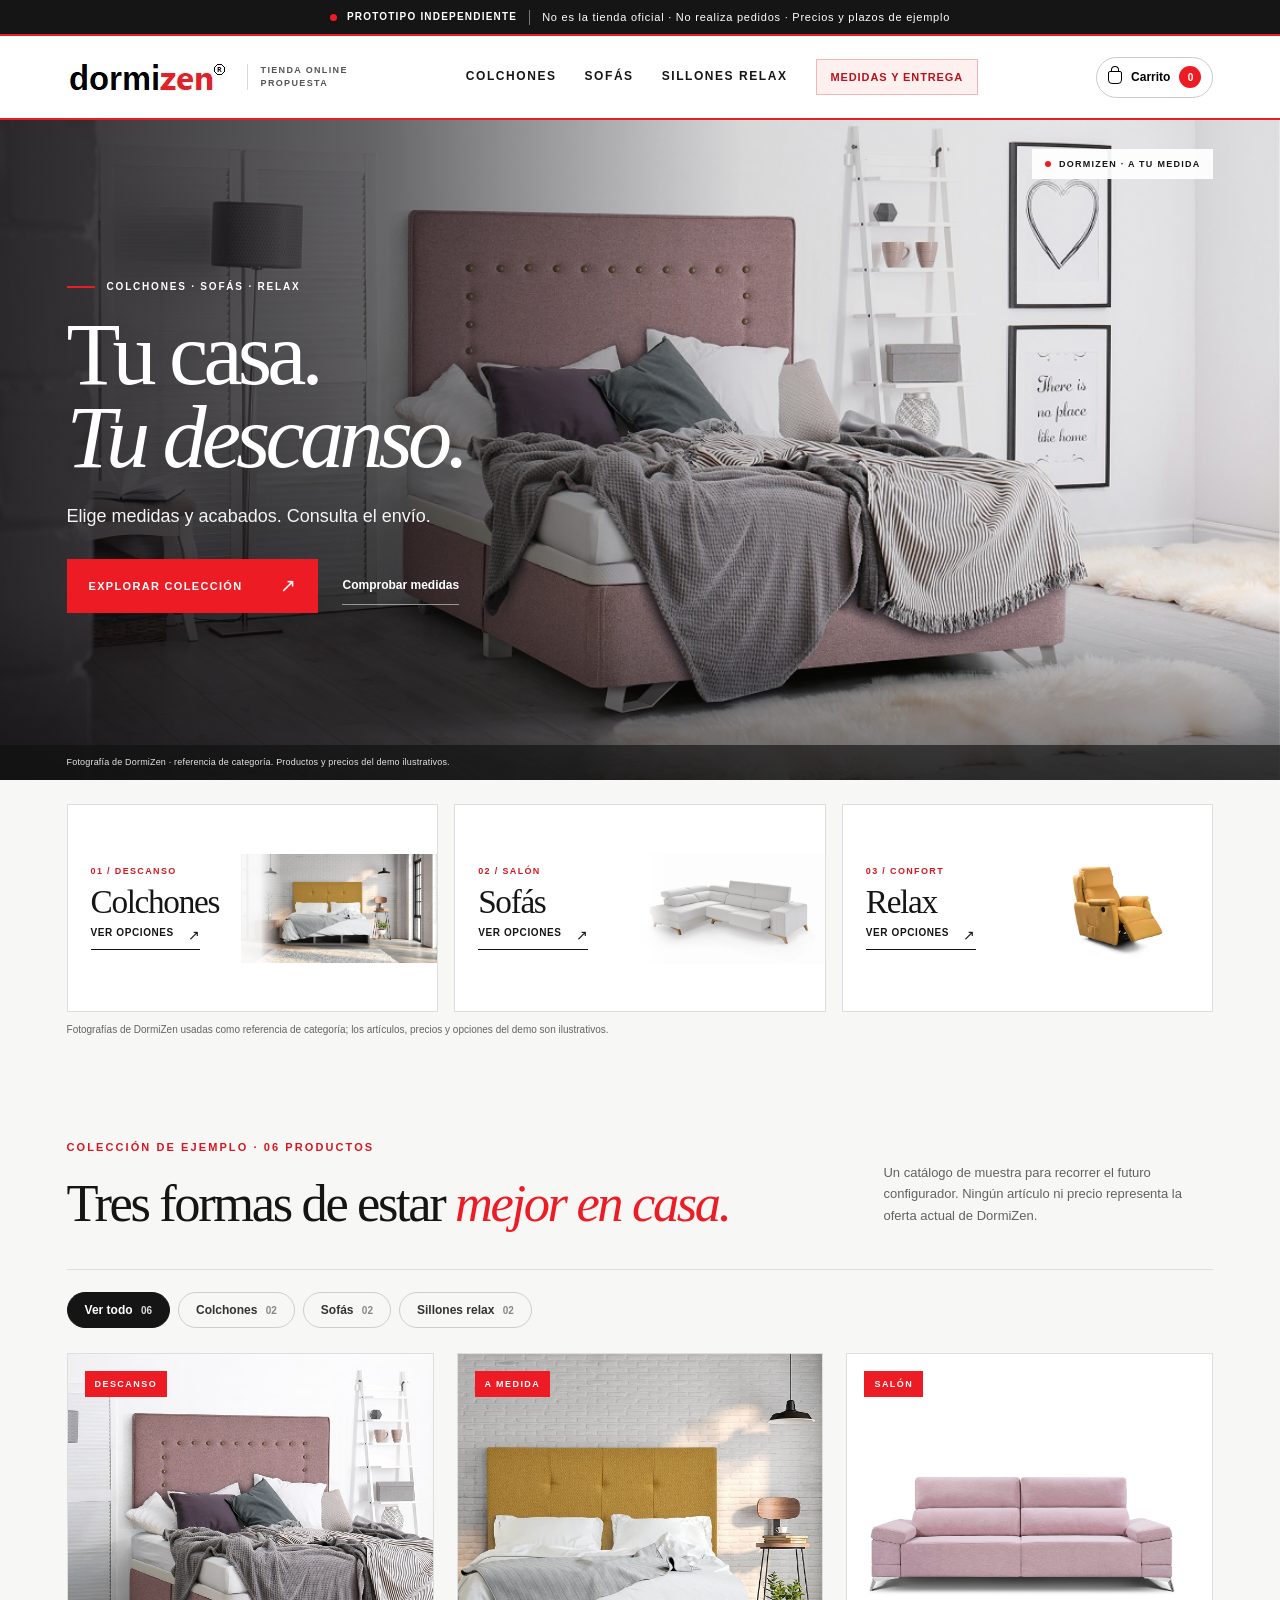
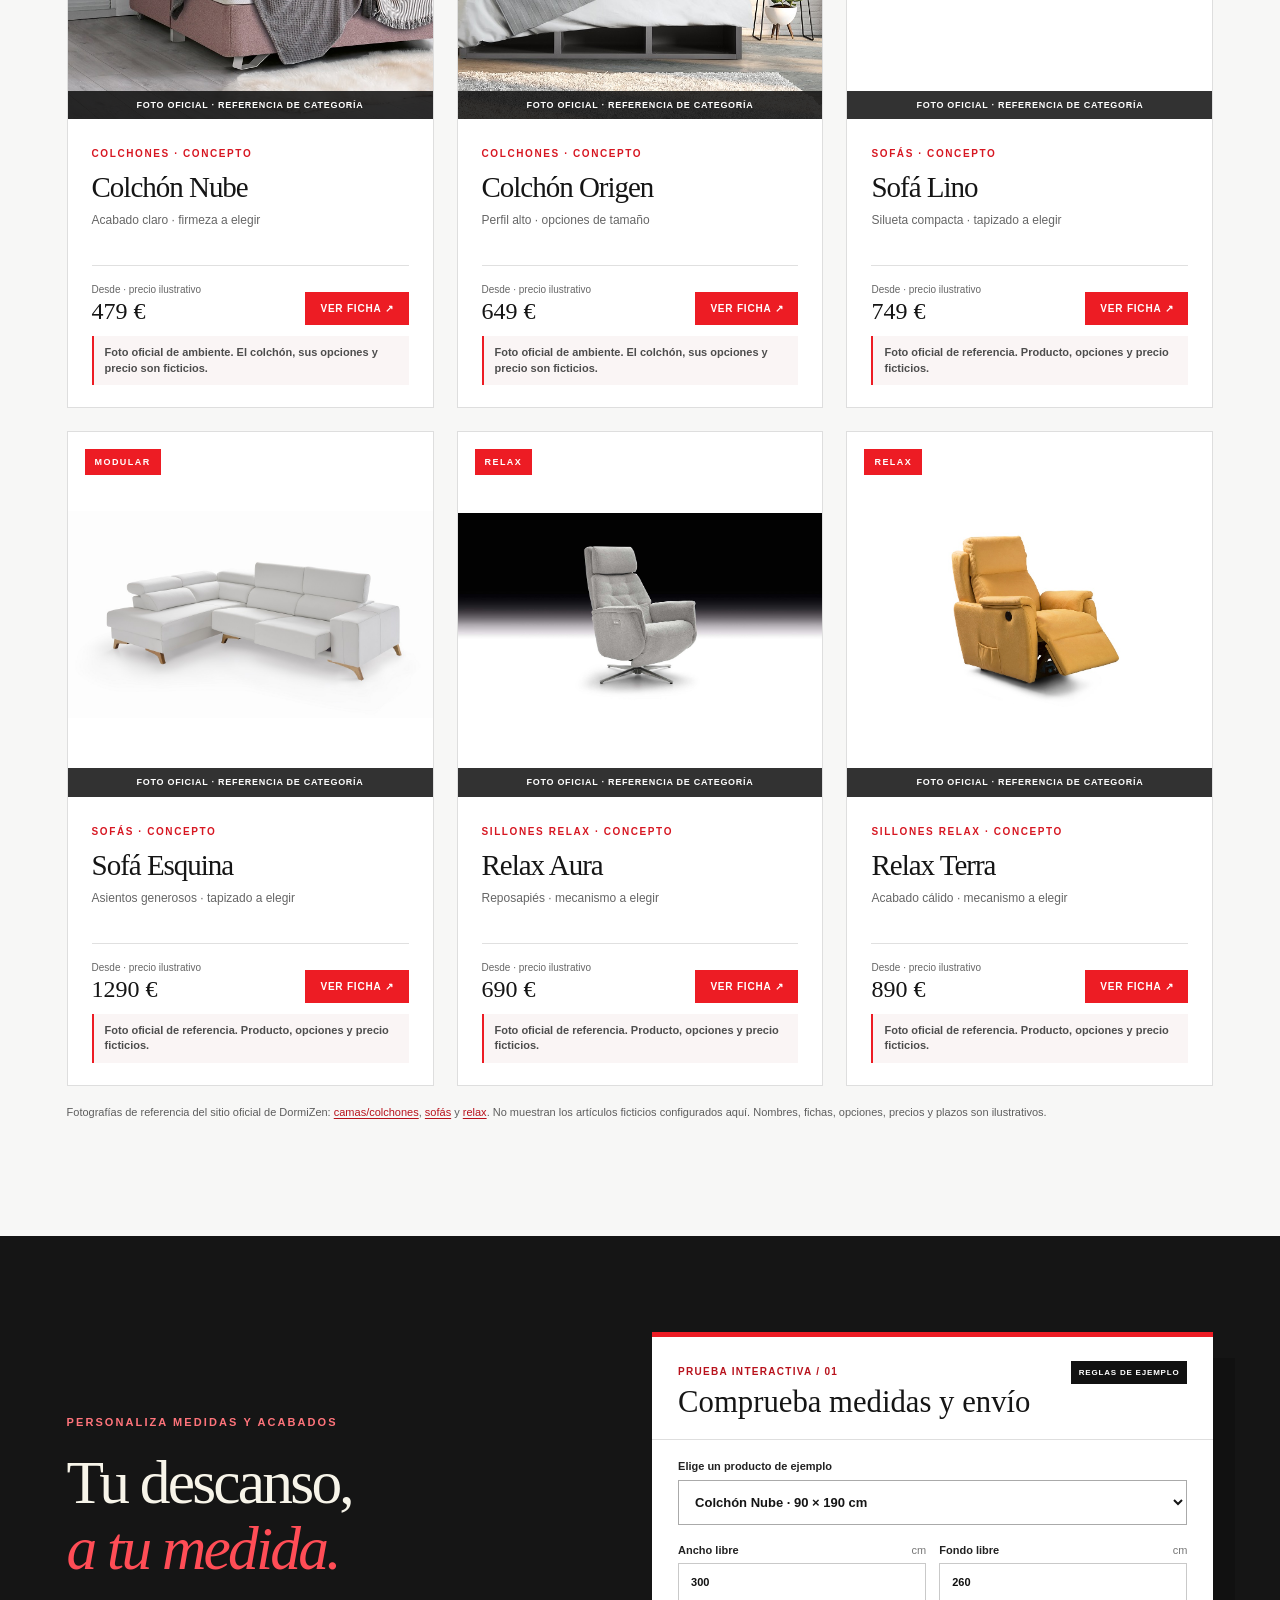
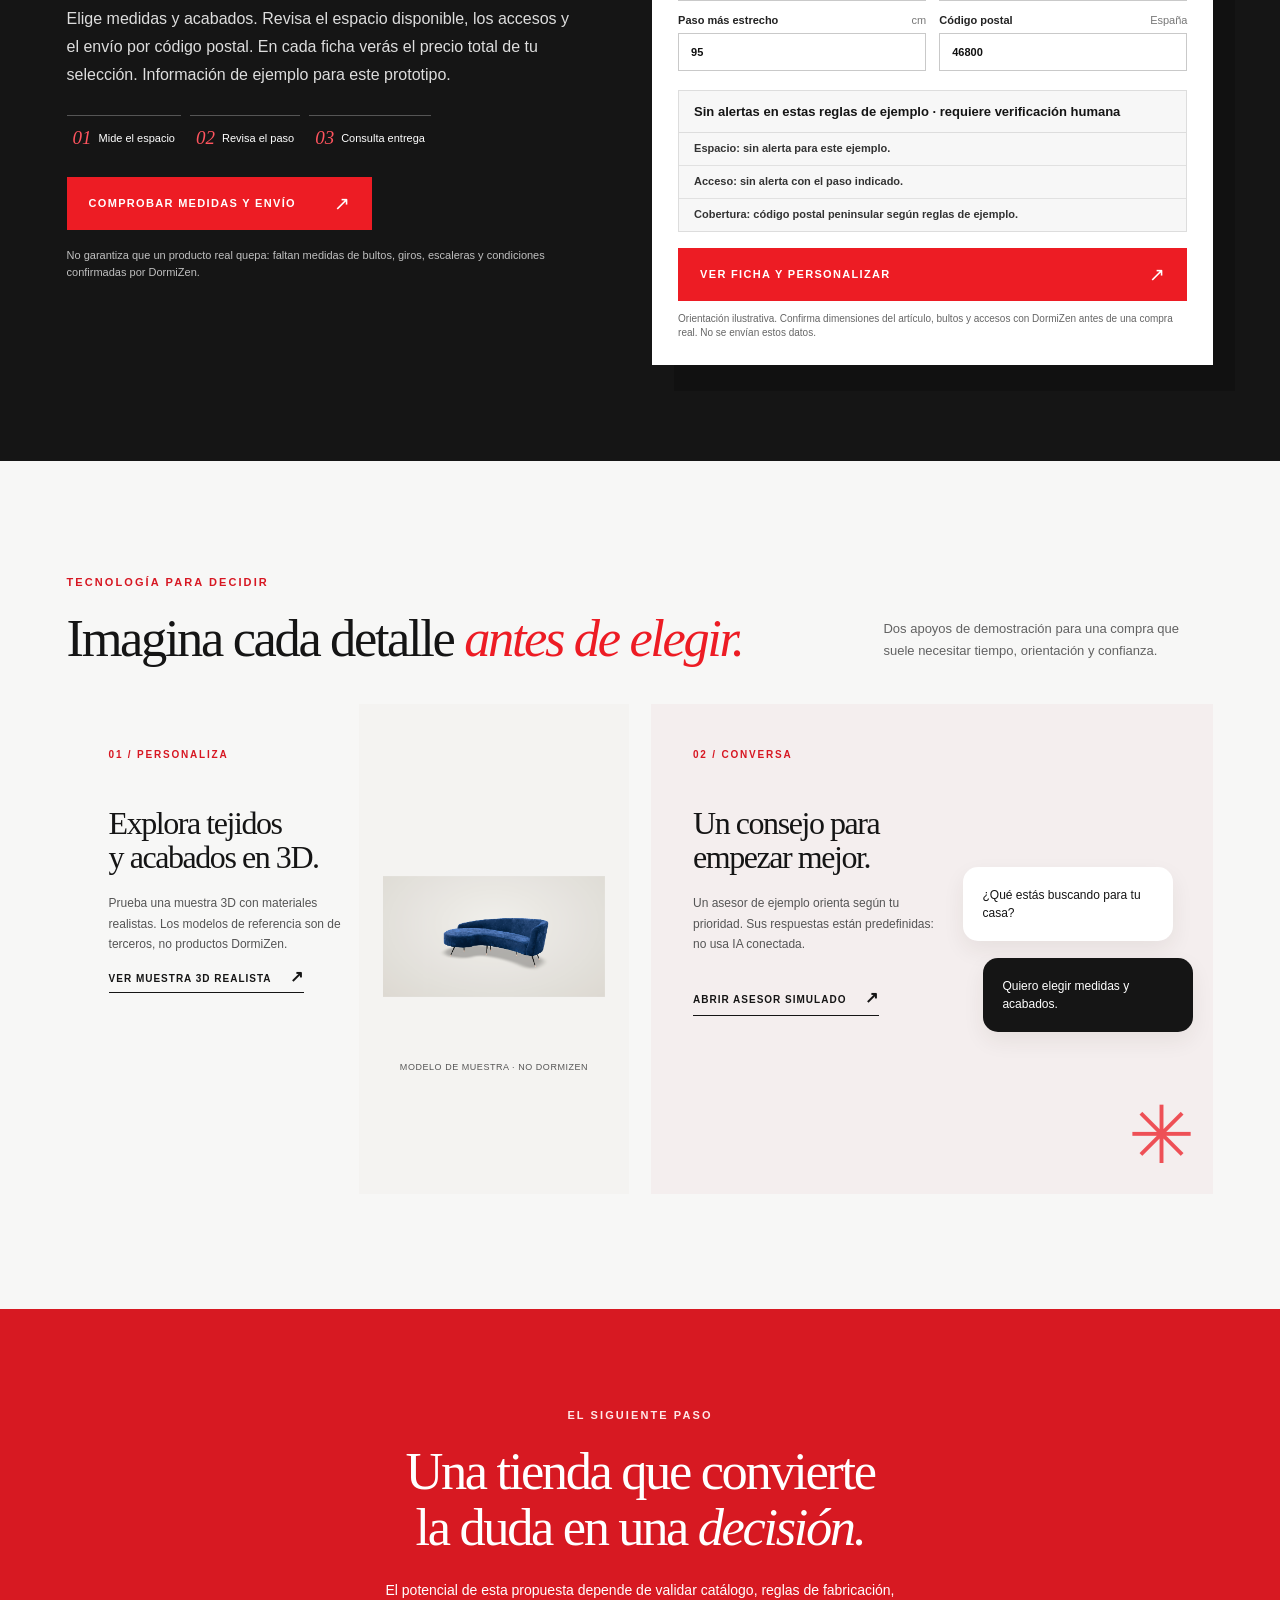
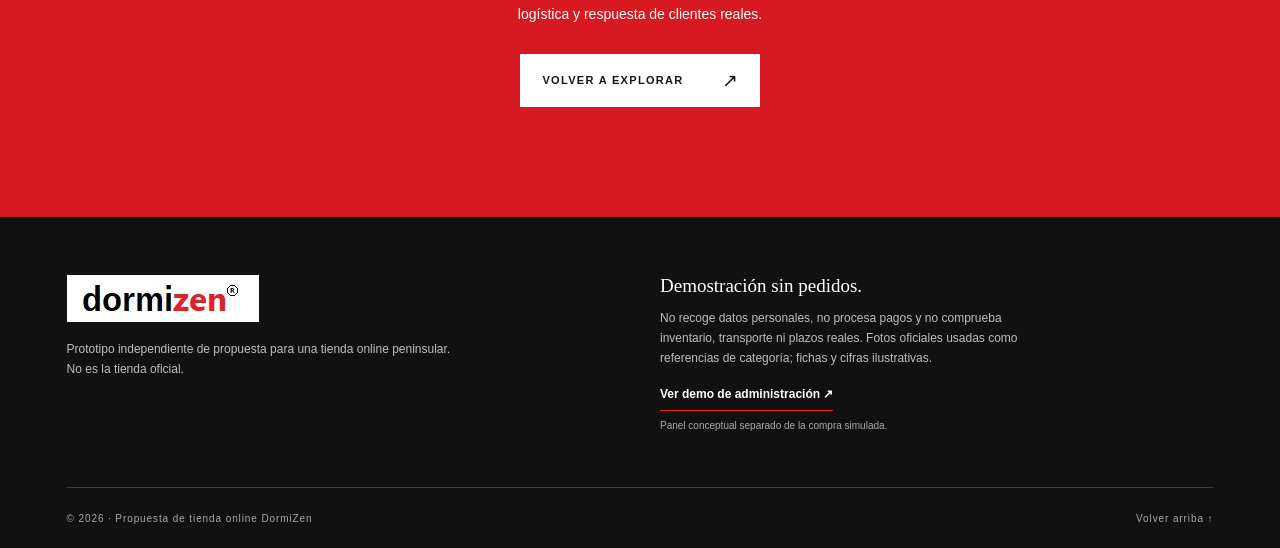
<file: index.html>
<!doctype html>
<html lang="es">
<head>
<meta charset="utf-8"><meta name="viewport" content="width=device-width,initial-scale=1">
<meta name="robots" content="noindex,nofollow,noarchive"><meta name="theme-color" content="#111111">
<meta name="description" content="Prototipo conceptual e independiente de tienda online DormiZen · Tienda online. No realiza pedidos.">
<title>DormiZen · Tienda online · Prototipo conceptual</title><link rel="stylesheet" href="style.css?v=realista-20261014"><link rel="stylesheet" href="brand.css?v=realista-20261014"><link rel="stylesheet" href="hero.css?v=realista-20261014"><link rel="stylesheet" href="product.css?v=realista-20261014"><link rel="stylesheet" href="variants.css?v=realista-20261014"><link rel="stylesheet" href="product-3d.css?v=realista-20261014">
</head>
<body>
<div class="prototype-bar" role="note"><span class="prototype-dot"></span><strong>PROTOTIPO INDEPENDIENTE</strong><span class="prototype-divider"></span>No es la tienda oficial · No realiza pedidos · Precios y plazos de ejemplo</div>
<header class="site-header">
<a class="brand" href="#inicio" aria-label="DormiZen · Tienda online, volver al inicio"><img class="brand-logo" src="assets/logoDormizen.png" alt="DormiZen"><span class="brand-concept">TIENDA ONLINE<br>PROPUESTA</span></a>
<nav class="desktop-nav" aria-label="Categorías de producto, medidas y entrega"><a href="#catalogo" data-filter="colchones">Colchones</a><a href="#catalogo" data-filter="sofas">Sofás</a><a href="#catalogo" data-filter="relax">Sillones relax</a><a href="#como-funciona" class="nav-fit">Medidas y entrega</a></nav>
<button class="cart-trigger" id="cart-trigger" type="button" aria-label="Abrir carrito simulado"><span class="bag-icon" aria-hidden="true"></span><span>Carrito</span><span id="cart-count" class="cart-count">0</span></button>
</header>
<nav class="mobile-quick-nav" aria-label="Categorías y comprobación de medidas y entrega"><a href="#catalogo" data-filter="colchones">Colchones</a><a href="#catalogo" data-filter="sofas">Sofás</a><a href="#catalogo" data-filter="relax" aria-label="Sillones relax">Relax</a><a href="#como-funciona" class="quick-nav-fit" aria-label="Comprobar medidas y entrega"><span>Medidas</span><span>y entrega</span></a></nav>
<main id="inicio">
<section class="hero hero-immersive" aria-labelledby="hero-title">
  <div class="hero-scene"><img src="assets/cama001.jpg" alt="Dormitorio con cama tapizada fotografiado en la web de DormiZen, usado como referencia de categoría" width="1158" height="647" fetchpriority="high"></div>
  <div class="hero-scrim" aria-hidden="true"></div>
  <div class="hero-scene-label"><span></span> DORMIZEN · A TU MEDIDA</div>
  <div class="hero-content">
    <p class="hero-kicker">COLCHONES · SOFÁS · RELAX</p>
    <h1 id="hero-title">Tu casa.<br><em>Tu descanso.</em></h1>
    <p class="hero-description">Elige medidas y acabados. Consulta el envío.</p>
    <div class="hero-actions"><a class="button button-dark" href="#catalogo" data-filter="all">Explorar colección <span aria-hidden="true">↗</span></a><a class="hero-secondary" href="#como-funciona">Comprobar medidas</a></div>
  </div>
  <p class="hero-image-credit">Fotografía de DormiZen · referencia de categoría. Productos y precios del demo ilustrativos.</p>
</section>
<section class="category-rail" aria-label="Explorar categorías de ejemplo"><a class="category-tile" href="#catalogo" data-filter="colchones"><span class="category-tile-image tile-colchones" aria-hidden="true"></span><span class="category-tile-text"><small>01 / DESCANSO</small><strong>Colchones</strong><span>Ver opciones <b aria-hidden="true">↗</b></span></span></a><a class="category-tile" href="#catalogo" data-filter="sofas"><span class="category-tile-image tile-sofas" aria-hidden="true"></span><span class="category-tile-text"><small>02 / SALÓN</small><strong>Sofás</strong><span>Ver opciones <b aria-hidden="true">↗</b></span></span></a><a class="category-tile" href="#catalogo" data-filter="relax"><span class="category-tile-image tile-relax" aria-hidden="true"></span><span class="category-tile-text"><small>03 / CONFORT</small><strong>Relax</strong><span>Ver opciones <b aria-hidden="true">↗</b></span></span></a><p>Fotografías de DormiZen usadas como referencia de categoría; los artículos, precios y opciones del demo son ilustrativos.</p></section>
<section class="section catalog-section" id="catalogo"><div class="section-heading"><div><p class="eyebrow">COLECCIÓN DE EJEMPLO · 06 PRODUCTOS</p><h2>Tres formas de estar <em>mejor en casa.</em></h2></div><p>Un catálogo de muestra para recorrer el futuro configurador. Ningún artículo ni precio representa la oferta actual de DormiZen.</p></div><div class="filter-bar" role="group" aria-label="Filtrar productos"><button type="button" data-filter="all" class="filter active" aria-pressed="true">Ver todo <span>06</span></button><button type="button" data-filter="colchones" class="filter" aria-pressed="false">Colchones <span>02</span></button><button type="button" data-filter="sofas" class="filter" aria-pressed="false">Sofás <span>02</span></button><button type="button" data-filter="relax" class="filter" aria-pressed="false">Sillones relax <span>02</span></button></div><div id="catalog-grid" class="catalog-grid" aria-live="polite"></div><p class="catalog-footnote">Fotografías de referencia del sitio oficial de DormiZen: <a href="https://dormizen.com/colchones.html" target="_blank" rel="noopener noreferrer">camas/colchones</a>, <a href="https://dormizen.com/sofas.html" target="_blank" rel="noopener noreferrer">sofás</a> y <a href="https://dormizen.com/relax.html" target="_blank" rel="noopener noreferrer">relax</a>. No muestran los artículos ficticios configurados aquí. Nombres, fichas, opciones, precios y plazos son ilustrativos.</p></section>
<section class="section encaja-section" id="como-funciona"><div class="encaja-intro"><p class="eyebrow light">PERSONALIZA MEDIDAS Y ACABADOS</p><h2>Tu descanso,<br><em>a tu medida.</em></h2><p>Elige medidas y acabados. Revisa el espacio disponible, los accesos y el envío por código postal. En cada ficha verás el precio total de tu selección. Información de ejemplo para este prototipo.</p><div class="encaja-proof"><span><b>01</b> Mide el espacio</span><span><b>02</b> Revisa el paso</span><span><b>03</b> Consulta entrega</span></div><a class="button button-light" href="#quick-fit">Comprobar medidas y envío <span aria-hidden="true">↗</span></a><p class="encaja-caveat">No garantiza que un producto real quepa: faltan medidas de bultos, giros, escaleras y condiciones confirmadas por DormiZen.</p></div><div class="quick-fit-card" id="quick-fit"><div class="quick-fit-head"><div><span>PRUEBA INTERACTIVA / 01</span><h3>Comprueba medidas y envío</h3></div><strong>REGLAS DE EJEMPLO</strong></div><div class="quick-fit-body"><label class="quick-fit-choice" for="quick-fit-product">Elige un producto de ejemplo<select id="quick-fit-product"><option value="nube">Colchón Nube · 90 × 190 cm</option><option value="lino">Sofá Lino · 180 × 95 cm</option><option value="aura">Relax Aura · 82 × 165 cm abierto</option></select></label><div class="quick-fit-grid"><label for="quick-fit-width">Ancho libre <span>cm</span><input id="quick-fit-width" type="number" inputmode="numeric" min="50" max="1000" value="300"></label><label for="quick-fit-depth">Fondo libre <span>cm</span><input id="quick-fit-depth" type="number" inputmode="numeric" min="50" max="1000" value="260"></label><label for="quick-fit-door">Paso más estrecho <span>cm</span><input id="quick-fit-door" type="number" inputmode="numeric" min="40" max="300" value="95"></label><label for="quick-fit-postcode">Código postal <span>España</span><input id="quick-fit-postcode" type="text" inputmode="numeric" autocomplete="off" maxlength="5" value="46800" placeholder="Ej. 46800"></label></div><div id="quick-fit-result" class="quick-fit-result" role="status" aria-live="polite"></div><button type="button" id="quick-fit-continue" class="button button-dark button-full" data-open-product="nube" data-copy-fit>Ver ficha y personalizar <span aria-hidden="true">↗</span></button><p class="quick-fit-note">Orientación ilustrativa. Confirma dimensiones del artículo, bultos y accesos con DormiZen antes de una compra real. No se envían estos datos.</p></div></div></section>
<section class="section experience-section" id="experiencias"><div class="section-heading"><div><p class="eyebrow">TECNOLOGÍA PARA DECIDIR</p><h2>Imagina cada detalle <em>antes de elegir.</em></h2></div><p>Dos apoyos de demostración para una compra que suele necesitar tiempo, orientación y confianza.</p></div><div class="experience-grid"><article class="experience-card color-experience"><div class="experience-copy"><span class="experience-number">01 / PERSONALIZA</span><h3>Explora tejidos<br>y acabados en 3D.</h3><p>Prueba una muestra 3D con materiales realistas. Los modelos de referencia son de terceros, no productos DormiZen.</p><a class="text-link" href="3d-realista.html?v=realista-20261014">Ver muestra 3D realista <span aria-hidden="true">↗</span></a></div><div class="color-experience-visual"><img src="assets/3d-reference-sofa.png" alt="Render del modelo 3D de muestra GlamVelvetSofa, no DormiZen" loading="lazy"><small>MODELO DE MUESTRA · NO DORMIZEN</small></div></article><article class="experience-card advisor-card"><div class="experience-copy"><span class="experience-number">02 / CONVERSA</span><h3>Un consejo para<br>empezar mejor.</h3><p>Un asesor de ejemplo orienta según tu prioridad. Sus respuestas están predefinidas: no usa IA conectada.</p><button type="button" class="text-link" id="open-advisor">Abrir asesor simulado <span aria-hidden="true">↗</span></button></div><div class="chat-illustration"><div class="chat-bubble chat-question">¿Qué estás buscando para tu casa?</div><div class="chat-bubble chat-answer">Quiero elegir medidas y acabados.</div><div class="chat-symbol">✳</div></div></article></div></section>
<section class="closing-section"><p class="eyebrow light">EL SIGUIENTE PASO</p><h2>Una tienda que convierte<br>la duda en una <em>decisión.</em></h2><p>El potencial de esta propuesta depende de validar catálogo, reglas de fabricación, logística y respuesta de clientes reales.</p><a class="button button-light" href="#catalogo">Volver a explorar <span aria-hidden="true">↗</span></a></section>
</main>
<main id="product-detail" class="product-detail" hidden>
<nav class="pdp-breadcrumb" aria-label="Ruta del producto"><a href="#inicio">Inicio</a><span aria-hidden="true">/</span><a id="pdp-category-link" href="#catalogo" data-filter="sofas">Sofás</a><span aria-hidden="true">/</span><span id="pdp-breadcrumb-name">Producto</span></nav>
<p id="pdp-mobile-name" class="pdp-mobile-title"></p>
<div class="pdp-shell"><div class="pdp-gallery"><div class="pdp-media-main"><span id="pdp-visual-badge" class="pdp-visual-badge" hidden>SIMULACIÓN DE COLOR</span><img id="pdp-main-image" src="assets/sofa014.jpg" alt="Referencia visual de categoría"><div id="pdp-measure-diagram" class="pdp-measure-diagram" hidden></div><div id="pdp-3d-frame" class="pdp-3d-frame" hidden><model-viewer id="pdp-model" camera-controls disable-pan touch-action="pan-y" shadow-intensity="1" shadow-softness="0.8" environment-image="neutral" exposure="1" camera-orbit="20deg 75deg 105%" min-field-of-view="18deg" interaction-prompt="none" loading="eager" alt="Reconstrucción orientativa 3D del producto"></model-viewer><span class="pdp-3d-label">RECONSTRUCCIÓN 3D ORIENTATIVA</span><div id="pdp-3d-status" class="pdp-3d-status" role="status" aria-live="polite">Preparando el producto 3D…</div><div class="pdp-3d-tools"><button id="pdp-3d-reset" type="button" aria-label="Restablecer vista 3D">↺ Vista inicial</button><button id="pdp-3d-zoom-in" type="button" aria-label="Acercar producto 3D">+</button><button id="pdp-3d-zoom-out" type="button" aria-label="Alejar producto 3D">−</button><button id="pdp-3d-fullscreen" type="button" aria-label="Ampliar visor 3D">⛶</button></div><p class="pdp-3d-instruction">Arrastra para girar · Rueda o pellizca para acercar</p></div><button id="pdp-launch-3d" class="pdp-launch-3d" type="button" hidden>Ver en 3D <span aria-hidden="true">↗</span></button><button type="button" id="pdp-zoom" aria-label="Ampliar fotografía de referencia">↗ Ampliar</button></div><div id="pdp-thumbnails" class="pdp-thumbnails" role="group" aria-label="Galería del mismo producto y medidas"></div><p id="pdp-media-caption" class="pdp-media-note"></p></div>
<div class="pdp-purchase"><p id="pdp-kicker" class="pdp-kicker">PRODUCTO FICTICIO · PROTOTIPO</p><h1 id="pdp-title" tabindex="-1">Producto</h1><p id="pdp-description" class="pdp-description pdp-short-description"></p><p class="pdp-price"><small>Artículo configurado · precio ilustrativo, IVA incluido</small><span id="pdp-price">—</span></p><div class="pdp-key-features"><div><svg viewBox="0 0 24 24" aria-hidden="true"><path d="M3 7v10M21 7v10M3 12h18M7 9l-4 3 4 3M17 9l4 3-4 3"/></svg><strong id="pdp-fact-size">—</strong><span>Medidas de ejemplo</span></div><div><svg viewBox="0 0 24 24" aria-hidden="true"><path d="M12 3a9 9 0 1 0 0 18h1a2 2 0 0 0 2-2c0-1-1-2-1-3s1-2 3-2h1a3 3 0 0 0 3-3 9 9 0 0 0-9-8Z"/><circle cx="7" cy="10" r="1"/><circle cx="10" cy="7" r="1"/><circle cx="15" cy="7" r="1"/></svg><strong id="pdp-fact-option">—</strong><span>Opción seleccionada</span></div><div><svg viewBox="0 0 24 24" aria-hidden="true"><path d="M2 5h12v12H2ZM14 9h4l4 5v3h-8"/><circle cx="6" cy="18" r="2"/><circle cx="18" cy="18" r="2"/></svg><strong id="pdp-fact-delivery">—</strong><span>Entrega ilustrativa</span></div></div><section id="config-panel" class="pdp-config" aria-labelledby="config-title"><div class="panel-header"><div><span class="panel-kicker">PERSONALIZA TU SELECCIÓN</span><h2 id="config-title">Personaliza</h2></div></div><div class="panel-scroll"><div id="config-product" class="config-product"></div><div id="product-options" class="product-options"></div><details id="pdp-measures"><summary>Comprobar espacio, acceso y envío</summary><div class="config-group measure-group"><p>Introduce tus medidas y código postal. Los valores iniciales son un ejemplo.</p><div class="input-grid"><label>Ancho libre <span>cm</span><input id="room-width" type="number" inputmode="numeric" min="50" max="1000" value="300"></label><label>Fondo libre <span>cm</span><input id="room-depth" type="number" inputmode="numeric" min="50" max="1000" value="260"></label><label>Paso más estrecho <span>cm</span><input id="door-width" type="number" inputmode="numeric" min="40" max="300" value="95"></label><label>Código postal <span>España</span><input id="postcode" type="text" inputmode="numeric" autocomplete="off" maxlength="5" placeholder="Ej. 46800" value="46800"></label></div></div><div id="fit-report" class="fit-report" role="status" aria-live="polite"></div><p class="fabric-note">Comprobación orientativa: confirmar giros, embalajes y accesos reales.</p></details><div class="pricing-box"><div><span>Artículo configurado <small>(ejemplo)</small></span><strong id="item-price">—</strong></div><div><span>Entrega <small>(ejemplo)</small></span><strong id="shipping-price">—</strong></div><div id="complement-row" hidden><span>Complementos <small>(ejemplo)</small></span><strong id="complement-price">0 €</strong></div><div class="total-row"><span>Total ilustrativo <small>IVA incluido</small></span><strong id="total-price">—</strong></div></div><p class="pdp-visual-note">Demo: fotos de referencia; nombres, medidas, opciones y precios ficticios.</p></div><div class="panel-footer"><button id="add-to-cart" class="button button-dark button-full" type="button">Añadir al carrito simulado <span aria-hidden="true">↗</span></button><span id="config-action-hint">Completa las medidas y el código postal para continuar.</span></div></section></div></div>
<section class="pdp-details-section"><h2>Detalles del producto</h2><div class="pdp-details-grid"><details><summary>En un vistazo</summary><ul id="pdp-highlights"></ul></details><details><summary>Ficha técnica de ejemplo</summary><table><tbody id="pdp-specs"></tbody></table></details><details><summary>Entrega y accesos</summary><p id="pdp-delivery"></p></details><details><summary>Cuidados y condiciones de compra</summary><p id="pdp-care"></p><p>Garantías y devoluciones por confirmar. Este prototipo no acepta pedidos.</p></details></div></section>
<section class="pdp-details-section" id="pdp-complements"><h2>Completa tu selección.</h2><p>Accesorios de ejemplo. Selecciónalos para sumarlos al total; compatibilidad pendiente de validar.</p><div id="pdp-cross-grid" class="pdp-cross-grid"></div><div class="pdp-cross-total"><div><p>Complementos seleccionados</p><strong id="pdp-cross-total">0 €</strong><small>Se suman al presupuesto ilustrativo del producto.</small></div><button type="button" data-scroll-config>Revisar configuración y total ↗</button></div></section>
<section class="pdp-details-section"><h2>También te puede gustar.</h2><p>Otros productos del catálogo de ejemplo para comparar antes de decidir.</p><div id="pdp-related-grid" class="pdp-related-grid"></div></section><a class="pdp-back" href="#catalogo">← Volver al catálogo</a>
<div class="pdp-mobile-action"><div><small id="pdp-mobile-label">Total ilustrativo</small><strong id="pdp-mobile-price">—</strong></div><button type="button" id="pdp-mobile-buy">Ver opciones</button></div>
</main>
<footer class="site-footer"><div class="footer-brand"><span class="footer-logo-box"><img class="footer-logo" src="assets/logoDormizen.png" alt="DormiZen"></span><p>Prototipo independiente de propuesta para una tienda online peninsular. No es la tienda oficial.</p></div><div class="footer-note"><strong>Demostración sin pedidos.</strong><p>No recoge datos personales, no procesa pagos y no comprueba inventario, transporte ni plazos reales. Fotos oficiales usadas como referencias de categoría; fichas y cifras ilustrativas.</p><p class="admin-demo-link"><a href="admin/?v=realista-20261014">Ver demo de administración ↗</a><span>Panel conceptual separado de la compra simulada.</span></p></div><div class="footer-bottom"><span>© 2026 · Propuesta de tienda online DormiZen</span><a href="#inicio">Volver arriba ↑</a></div></footer>
<div id="overlay" class="overlay" hidden></div>

<section id="photo-panel" class="modal-panel pdp-zoom-modal" role="dialog" aria-modal="true" aria-labelledby="photo-title" hidden><div class="modal-header"><div><span class="panel-kicker">FOTOGRAFÍA DE REFERENCIA</span><h2 id="photo-title">Vista ampliada</h2></div><button type="button" class="icon-close" data-close aria-label="Cerrar fotografía">×</button></div><img id="pdp-zoom-image" src="assets/sofa014.jpg" alt="Referencia visual de categoría"><p id="pdp-zoom-caption" class="modal-note"></p></section>
<section id="cart-panel" class="side-panel cart-panel" role="dialog" aria-modal="true" aria-labelledby="cart-title" hidden><div class="panel-header"><div><span class="panel-kicker">SOLO DEMOSTRACIÓN</span><h2 id="cart-title">Tu selección</h2></div><button type="button" class="icon-close" data-close aria-label="Cerrar carrito">×</button></div><div id="cart-items" class="cart-items panel-scroll"></div><div class="panel-footer cart-footer"><div class="cart-total"><span>Total simulado</span><strong id="cart-total">0 €</strong></div><p>No se solicita dirección ni se realizará ningún cargo.</p><button id="confirm-cart" type="button" class="button button-dark button-full">Confirmar simulación <span aria-hidden="true">↗</span></button></div></section>
<section id="advisor-panel" class="modal-panel advisor-panel" role="dialog" aria-modal="true" aria-labelledby="advisor-title" hidden><div class="modal-header"><div><span class="panel-kicker">ASESOR SIMULADO · RESPUESTAS PREDEFINIDAS</span><h2 id="advisor-title">¿Por dónde empezamos?</h2></div><button type="button" class="icon-close" data-close aria-label="Cerrar asesor">×</button></div><div class="advisor-body"><div class="advisor-avatar">✳</div><div class="advisor-message">Hola. Esta demostración puede orientarte con tres prioridades. ¿Qué te importa más ahora?</div><div id="advisor-options" class="advisor-options"><button type="button" data-advice="space">Aprovechar el espacio</button><button type="button" data-advice="comfort">Máximo confort</button><button type="button" data-advice="care">Fácil mantenimiento</button></div><div id="advisor-response" class="advisor-response" aria-live="polite"></div></div><p class="modal-note">Guía de ejemplo sin IA conectada ni evaluación personalizada real.</p></section>
<section id="success-panel" class="modal-panel success-panel" role="dialog" aria-modal="true" aria-labelledby="success-title" hidden><button type="button" class="icon-close success-close" data-close aria-label="Cerrar confirmación">×</button><div class="success-mark">✓</div><p class="panel-kicker">RECORRIDO COMPLETADO</p><h2 id="success-title">Así de fácil podría ser.</h2><p>Has terminado una compra <strong>simulada</strong>. No existe pedido, pago ni reserva; esta pantalla muestra únicamente el concepto de experiencia.</p><button type="button" class="button button-dark" id="back-to-shop">Volver a la colección <span aria-hidden="true">↗</span></button></section>
<script src="product-data.js?v=realista-20261014" defer></script>
<script src="app.js?v=realista-20261014" defer></script>
<script src="product-3d.js?v=realista-20261014" defer></script>
<script src="product-page.js?v=realista-20261014" defer></script>
</body></html>
</file>
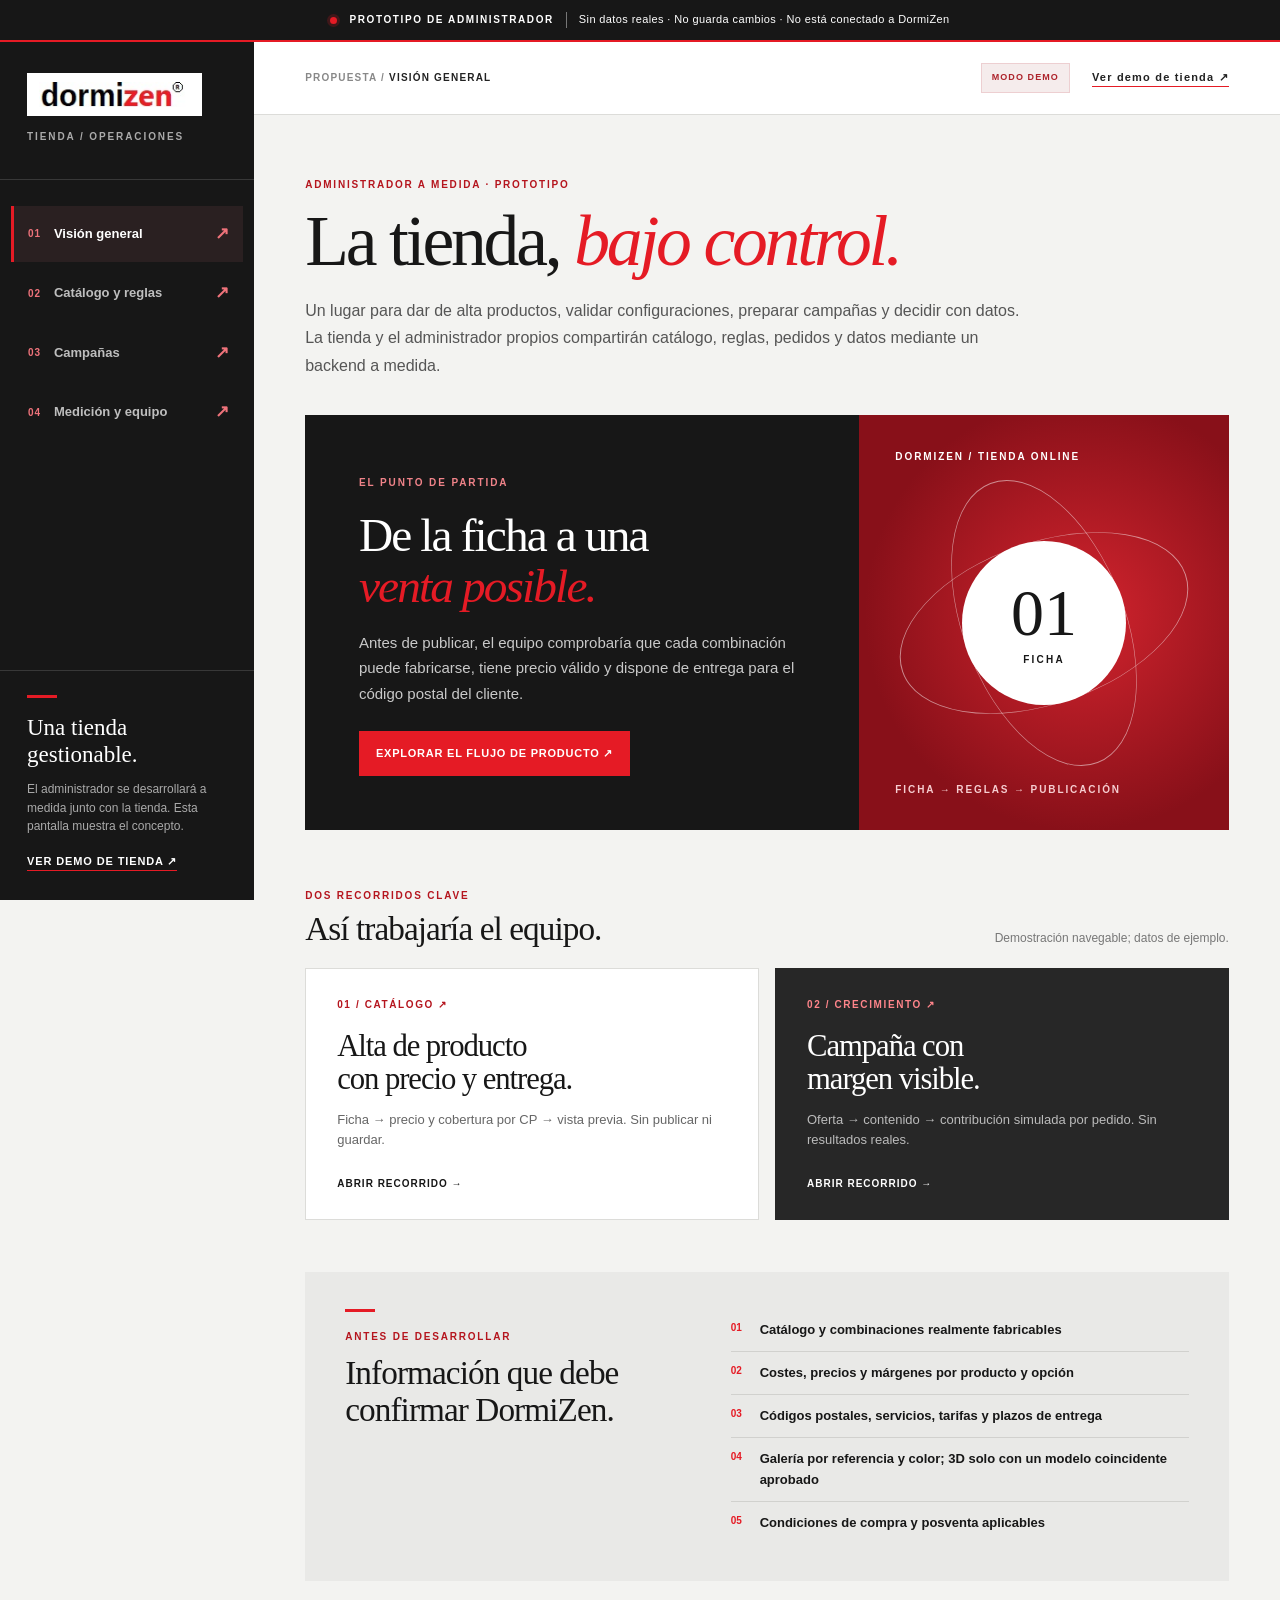
<file: admin/index.html>
<!doctype html>
<html lang="es">
<head>
<meta charset="utf-8"><meta name="viewport" content="width=device-width,initial-scale=1">
<meta name="robots" content="noindex,nofollow,noarchive"><meta name="theme-color" content="#171717">
<meta name="description" content="Prototipo conceptual del administrador DormiZen. Sin datos reales ni guardado.">
<title>DormiZen · Administrador conceptual</title>
<link rel="stylesheet" href="admin.css?v=realista-20261014"><script src="admin.js?v=realista-20261014" defer></script>
</head>
<body>
<div class="demo-banner" role="note"><span class="banner-pulse"></span><strong>PROTOTIPO DE ADMINISTRADOR</strong><span class="banner-divider"></span>Sin datos reales · No guarda cambios · No está conectado a DormiZen</div>
<div class="app-shell">
<aside class="sidebar" aria-label="Navegación del prototipo">
  <div class="sidebar-brand"><a href="../?v=realista-20261014" aria-label="Ver demo de tienda"><img src="../assets/logoDormizen.png" alt="DormiZen"></a><span>TIENDA / OPERACIONES</span></div>
  <nav class="side-nav" aria-label="Secciones">
    <button type="button" data-view="overview" class="is-active" aria-current="page"><span class="nav-num">01</span>Visión general <span class="nav-arrow">↗</span></button>
    <button type="button" data-view="product"><span class="nav-num">02</span>Catálogo y reglas <span class="nav-arrow">↗</span></button>
    <button type="button" data-view="campaign"><span class="nav-num">03</span>Campañas <span class="nav-arrow">↗</span></button>
    <button type="button" data-view="measurement"><span class="nav-num">04</span>Medición y equipo <span class="nav-arrow">↗</span></button>
  </nav>
  <div class="sidebar-footer"><span class="small-red-line"></span><strong>Una tienda gestionable.</strong><p>El administrador se desarrollará a medida junto con la tienda. Esta pantalla muestra el concepto.</p><a href="../?v=realista-20261014">Ver demo de tienda ↗</a></div>
</aside>
<div class="workspace">
<header class="topbar"><span>PROPUESTA / <b id="breadcrumb">VISIÓN GENERAL</b></span><div><span class="draft-pill">MODO DEMO</span><a href="../?v=realista-20261014">Ver demo de tienda ↗</a></div></header>
<main id="main-content">
<section id="view-overview" class="view" aria-labelledby="overview-title">
  <div class="page-intro"><p class="eyebrow">ADMINISTRADOR A MEDIDA · PROTOTIPO</p><h1 id="overview-title">La tienda, <em>bajo control.</em></h1><p>Un lugar para dar de alta productos, validar configuraciones, preparar campañas y decidir con datos. La tienda y el administrador propios compartirán catálogo, reglas, pedidos y datos mediante un backend a medida.</p></div>
  <div class="hero-panel"><div><span class="hero-kicker">EL PUNTO DE PARTIDA</span><h2>De la ficha a una<br><em>venta posible.</em></h2><p>Antes de publicar, el equipo comprobaría que cada combinación puede fabricarse, tiene precio válido y dispone de entrega para el código postal del cliente.</p><button type="button" class="button button-light" data-go="product">Explorar el flujo de producto ↗</button></div><div class="hero-graphic" aria-hidden="true"><span class="graphic-top">DORMIZEN / TIENDA ONLINE</span><span class="graphic-orbit"></span><span class="graphic-orbit orbit-two"></span><span class="graphic-core">01<small>FICHA</small></span><span class="graphic-bottom">FICHA → REGLAS → PUBLICACIÓN</span></div></div>
  <div class="section-title"><div><p class="eyebrow">DOS RECORRIDOS CLAVE</p><h2>Así trabajaría el equipo.</h2></div><span>Demostración navegable; datos de ejemplo.</span></div>
  <div class="journey-grid"><button type="button" class="journey-card" data-go="product"><span>01 / CATÁLOGO ↗</span><strong>Alta de producto<br>con precio y entrega.</strong><p>Ficha → precio y cobertura por CP → vista previa. Sin publicar ni guardar.</p><small>Abrir recorrido →</small></button><button type="button" class="journey-card journey-dark" data-go="campaign"><span>02 / CRECIMIENTO ↗</span><strong>Campaña con<br>margen visible.</strong><p>Oferta → contenido → contribución simulada por pedido. Sin resultados reales.</p><small>Abrir recorrido →</small></button></div>
  <div class="readiness"><div><span class="small-red-line"></span><p class="eyebrow">ANTES DE DESARROLLAR</p><h2>Información que debe confirmar DormiZen.</h2></div><ol><li>Catálogo y combinaciones realmente fabricables</li><li>Costes, precios y márgenes por producto y opción</li><li>Códigos postales, servicios, tarifas y plazos de entrega</li><li>Galería por referencia y color; 3D solo con un modelo coincidente aprobado</li><li>Condiciones de compra y posventa aplicables</li></ol></div>
</section>
<section id="view-product" class="view" aria-labelledby="product-title" hidden>
  <div class="page-intro compact"><p class="eyebrow">FLUJO 01 · CATÁLOGO Y REGLAS</p><h1 id="product-title">Una ficha que <em>se puede operar.</em></h1><p>Alta ficticia. Cambia campos y comprueba medidas y entrega: los cálculos solo existen en esta sesión y desaparecen al recargar.</p></div>
  <div class="flow-header"><div class="flow-status"><span class="status-dot"></span><strong>Borrador de ejemplo</strong><span>Sin publicar</span></div><div class="step-nav" role="tablist" aria-label="Pasos de producto"><button type="button" data-step="identity" role="tab" aria-controls="step-identity" aria-selected="true" class="is-active"><span>01</span> Ficha</button><button type="button" data-step="rules" role="tab" aria-controls="step-rules" aria-selected="false"><span>02</span> Reglas</button><button type="button" data-step="preview" role="tab" aria-controls="step-preview" aria-selected="false"><span>03</span> Vista previa</button></div></div>
  <div id="step-identity" class="product-step" role="tabpanel" aria-label="Ficha de producto"><div class="editor-grid"><div class="paper-card"><div class="card-heading"><span class="card-index">01 / DATOS DE EJEMPLO</span><h2>Identidad y precio.</h2><p>El catálogo real necesita referencias, especificaciones e imágenes verificadas.</p></div><div class="form-grid"><label class="field full">Nombre del producto <small>ficticio</small><input id="product-name" type="text" maxlength="60" value="Sofá Atlas"></label><label class="field">Categoría <small>ejemplo</small><select id="product-category"><option>Sofás</option><option>Colchones</option><option>Sillones relax</option></select></label><label class="field">Precio base <small>€ · ilustrativo</small><input id="product-price" type="number" min="0" max="50000" step="1" value="1290"></label><label class="field">Ancho <small>cm · ejemplo</small><input id="product-width" type="number" min="30" max="500" value="220"></label><label class="field">Fondo <small>cm · ejemplo</small><input id="product-depth" type="number" min="30" max="500" value="98"></label></div><div class="editor-foot"><span>Cambios en memoria, sin guardado.</span><button type="button" class="button button-dark" data-next="rules">Definir reglas ↗</button></div></div><aside class="context-card"><img src="../assets/sofa014.jpg" alt="Sofá del sitio de DormiZen usado solo como referencia de categoría"><div><span>FOTO DE REFERENCIA · SITIO DORMIZEN</span><h3>Material visual por confirmar.</h3><p>La fotografía no identifica «Sofá Atlas». Para vender hacen falta fotos y derechos confirmados por referencia.</p></div></aside></div></div>
  <div id="step-rules" class="product-step" role="tabpanel" aria-label="Reglas de producto y entrega" hidden><div class="editor-grid"><div class="paper-card"><div class="card-heading"><span class="card-index">02 / REGLAS DE EJEMPLO</span><h2>Fabricación, precio y CP.</h2><p>Cálculo de prueba para explicar las reglas de producto y entrega; no son políticas de DormiZen.</p></div><div class="rule-block"><div class="rule-head"><span>01</span><div><h3>Opciones y medidas</h3><p>El espacio mínimo añade 10 cm de holgura de muestra.</p></div></div><div class="form-grid"><label class="field">Tapizado premium <small>recargo € · ejemplo</small><input id="premium-surcharge" type="number" min="0" max="5000" value="180"></label><label class="field">Paso mínimo <small>cm · provisional</small><input id="minimum-door" type="number" min="30" max="300" value="80"></label></div></div><div class="rule-block"><div class="rule-head"><span>02</span><div><h3>Entrega por código postal</h3><p>Solo dos zonas de ejemplo; los demás CP quedan sin tarifa.</p></div></div><div class="zone-list"><label><span><strong>46***</strong><small>Valencia · ejemplo</small></span><span><input id="shipping-46" type="number" min="0" max="2000" value="59" aria-label="Coste ilustrativo de entrega para CP 46"> €</span></label><label><span><strong>28***</strong><small>Madrid · ejemplo</small></span><span><input id="shipping-28" type="number" min="0" max="2000" value="95" aria-label="Coste ilustrativo de entrega para CP 28"> €</span></label></div></div><div class="editor-foot"><span>La venta real recalcularía todo en el servidor.</span><button type="button" class="button button-dark" data-next="preview">Probar vista previa ↗</button></div></div><aside class="context-card context-red"><div><span>CONTROL CRÍTICO</span><h3>La regla visual no basta.</h3><p>Antes de aceptar una venta real habría que confirmar embalaje, accesos, montaje, tarifa y plazo con fabricación y transporte. Este prechequeo es orientativo.</p><b aria-hidden="true">✳</b></div></aside></div></div>
  <div id="step-preview" class="product-step" role="tabpanel" aria-label="Vista previa de producto" hidden><div class="preview-grid"><div class="preview-main"><div class="preview-heading"><div><span class="card-index">03 / VISTA PREVIA LOCAL</span><h2>Revisar antes de publicar.</h2></div><span>NO PUBLICADO</span></div><div class="preview-product"><img src="../assets/sofa014.jpg" alt="Referencia visual de sofá, ajena al producto ficticio"><div><span id="preview-category">SOFÁS · EJEMPLO</span><h3 id="preview-name">Sofá Atlas</h3><p>Producto ficticio. La foto es referencia de categoría; no representa este artículo.</p><small>Precio base ilustrativo</small><strong id="preview-base-price">1.290 €</strong></div></div><div class="test-box"><div class="test-heading"><span>PROBAR REGLAS DE EJEMPLO</span><p>Este resultado no verifica la instalación ni una entrega real.</p></div><div class="form-grid"><label class="field">Ancho libre <small>cm</small><input id="test-width" type="number" min="30" max="1000" value="300"></label><label class="field">Fondo libre <small>cm</small><input id="test-depth" type="number" min="30" max="1000" value="260"></label><label class="field">Paso estrecho <small>cm</small><input id="test-door" type="number" min="30" max="300" value="95"></label><label class="field">Código postal <small>ej. 46001 o 28001</small><input id="test-postcode" type="text" inputmode="numeric" maxlength="5" value="46001"></label><label class="field full">Tapizado <small>opción de ejemplo</small><select id="test-upholstery"><option value="standard">Estándar</option><option value="premium">Premium</option></select></label></div><div id="fit-result" class="fit-result" role="status" aria-live="polite"></div></div></div><aside class="quote-card"><span>PRESUPUESTO ILUSTRATIVO</span><div><span>Producto configurado</span><strong id="quote-product">—</strong></div><div><span>Entrega de ejemplo</span><strong id="quote-delivery">—</strong></div><div class="quote-total"><span>Total ilustrativo</span><strong id="quote-total">—</strong></div><p>IVA, precio, fabricación, transporte y condiciones reales pendientes de validación.</p><button type="button" class="button button-outline" id="mock-publish">Simular publicación ↗</button><small>No publica ni guarda nada.</small></aside></div></div>
</section>
<section id="view-campaign" class="view" aria-labelledby="campaign-title" hidden>
  <div class="page-intro compact"><p class="eyebrow">FLUJO 02 · CAMPAÑAS</p><h1 id="campaign-title">Impacto que <em>también cuadre.</em></h1><p>Simula una campaña editorial y su contribución por pedido con costes de ejemplo. No hay conexión con anuncios ni ventas reales.</p></div>
  <div class="campaign-grid"><div class="paper-card"><div class="card-heading"><span class="card-index">CAMPAÑA DE EJEMPLO</span><h2>Prepara la propuesta.</h2><p>El panel futuro coordinaría contenidos, promociones y medición; los anuncios seguirían en sus plataformas.</p><p id="campaign-product-source" class="source-pill">Producto y entrega de la ficha ficticia · valores ilustrativos</p></div><div class="form-grid"><label class="field full">Nombre de campaña <small>ficticio</small><input id="campaign-name" type="text" maxlength="55" value="Semana de descanso"></label><label class="field">Descuento del artículo <small>% · ilustrativo</small><input id="campaign-discount" type="number" min="0" max="70" value="10"></label><label class="field">Código promocional <small>no válido</small><input id="campaign-code" type="text" maxlength="18" value="DESCANSO10"></label><label class="field full">Titular de la landing <small>texto de ejemplo</small><input id="campaign-headline" type="text" maxlength="85" value="Tu sofá, a tu medida."></label></div><div class="cost-divider"><span>SUPUESTOS PARA UN PEDIDO</span><span>Valores ilustrativos</span></div><div class="form-grid"><label class="field">Coste del artículo <small>€ · supuesto</small><input id="campaign-cost" type="number" min="0" max="50000" value="780"></label><label class="field">Coste operativo de entrega <small>€ · supuesto</small><input id="campaign-delivery-cost" type="number" min="0" max="5000" value="45"></label><label class="field full">Captación asignada <small>€ por pedido · supuesto, no CAC medido</small><input id="campaign-cac" type="number" min="0" max="5000" value="40"></label></div><div class="editor-foot"><span>Todo se descarta al recargar.</span><button type="button" class="button button-dark" id="campaign-preview-button">Actualizar vista previa ↗</button></div></div>
    <div class="campaign-side"><div class="ad-preview"><span>LANDING / BANNER DE EJEMPLO</span><h2 id="ad-headline">Tu sofá, a tu medida.</h2><p>Foto de referencia del sitio DormiZen; oferta y precio ficticios. Requiere aprobación comercial.</p><div><strong id="ad-discount">−10%</strong><span id="ad-code">DESCANSO10</span></div><small id="ad-name">Semana de descanso</small></div><div class="margin-card"><span>CONTRIBUCIÓN POR 1 PEDIDO SIMULADO</span><div id="margin-value">—</div><p id="margin-summary">Cálculo ilustrativo; no es resultado real.</p><details><summary>Ver cálculo</summary><div id="margin-breakdown"></div></details></div></div></div>
  <div class="empty-results"><div><span class="small-red-line"></span><p class="eyebrow">RESULTADOS REALES</p><h2>Sin datos conectados.</h2><p>En producción se revisarían visitas, configuraciones, pedidos, margen y coste de captación por campaña. Las metas se fijarían con una línea base.</p></div><span aria-hidden="true">—</span></div>
</section>
<section id="view-measurement" class="view" aria-labelledby="measurement-title" hidden>
  <div class="page-intro compact"><p class="eyebrow">GOBIERNO · MEDICIÓN Y EQUIPO</p><h1 id="measurement-title">Lo que se mide, <em>se mejora.</em></h1><p>Indicadores y responsabilidades propuestos para la tienda futura. Este prototipo no muestra métricas de DormiZen ni concede permisos.</p></div>
  <div class="governance-grid"><div class="paper-card"><div class="card-heading"><span class="card-index">MEDICIÓN PROPUESTA</span><h2>Del interés al pedido.</h2><p>La lectura mensual combinaría analítica, búsqueda, pedidos y costes.</p></div><div class="event-path"><span>Visita</span><b>→</b><span>Configura</span><b>→</b><span>Comprueba CP</span><b>→</b><span>Carrito</span><b>→</b><span>Pedido</span></div><div class="metric-list"><div><strong>Demanda orgánica sin marca</strong><span>Search Console · pendiente de conexión</span></div><div><strong>Finalización del configurador</strong><span>Eventos · pendiente de instrumentación</span></div><div><strong>Conversión y margen por familia</strong><span>Pedidos + costes · pendiente de integración</span></div><div><strong>Coste de captación</strong><span>Ads + pedidos · pendiente de integración</span></div></div></div><div class="paper-card"><div class="card-heading"><span class="card-index">PERMISOS PROPUESTOS</span><h2>Cada equipo, su tarea.</h2><p>Roles y aprobaciones por definir con DormiZen.</p></div><div class="role-list"><div><span>01</span><strong>Dirección</strong><small>Aprueba precios y campañas.</small></div><div><span>02</span><strong>Catálogo</strong><small>Prepara fichas y opciones.</small></div><div><span>03</span><strong>Operaciones</strong><small>Confirma fabricación y entrega.</small></div><div><span>04</span><strong>Marketing</strong><small>Gestiona contenidos y promociones.</small></div><div><span>05</span><strong>Atención</strong><small>Consulta pedidos e incidencias.</small></div></div></div></div>
  <div class="platform-note"><span>DESARROLLO A MEDIDA</span><p><strong>Tienda, backend y administrador propios.</strong> El sistema gestionará catálogo, variantes, precios, pedidos, promociones y acceso autenticado por roles, con reglas de fabricación y entrega por código postal. Los datos se almacenarán en una base de datos y se validarán en el servidor. Plazo de entrega del proyecto: <strong>1 mes desde el inicio acordado.</strong></p></div>
</section>
</main>
</div>
</div>
<div id="notice" class="notice" role="status" aria-live="polite" hidden></div>
</body>
</html>
</file>
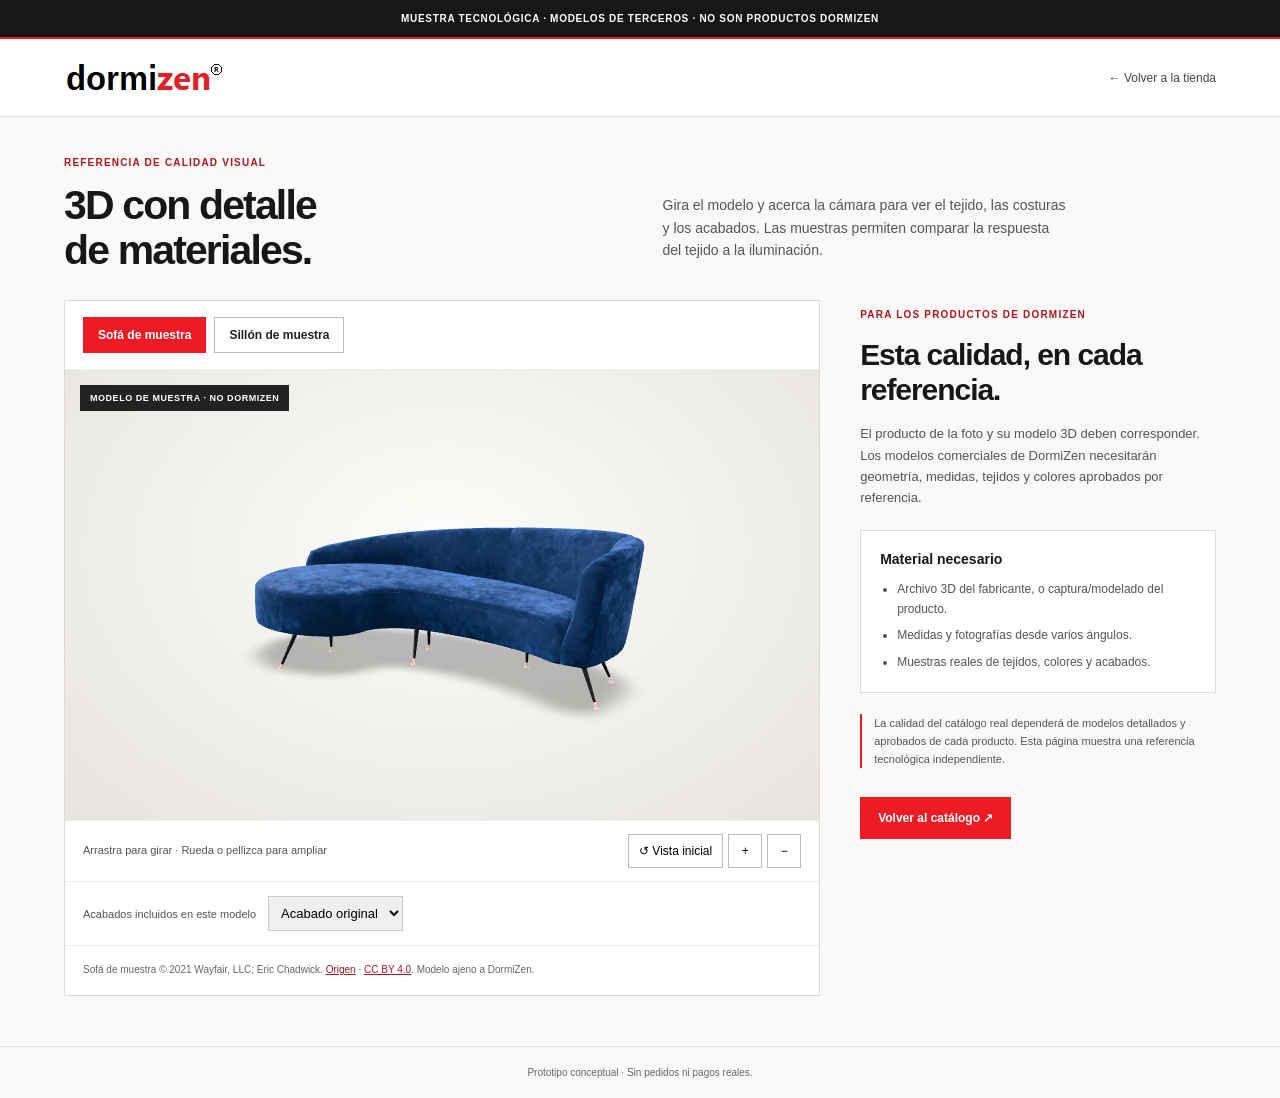
<file: 3d-realista.html>
<!doctype html>
<html lang="es"><head><meta charset="utf-8"><meta name="viewport" content="width=device-width,initial-scale=1"><meta name="robots" content="noindex,nofollow,noarchive"><meta name="theme-color" content="#171717"><title>DormiZen · Muestra de calidad 3D</title><link rel="stylesheet" href="3d-realista.css?v=realista-20261014"><script src="3d-realista.js?v=realista-20261014" defer></script></head><body>
<div class="prototype-bar">MUESTRA TECNOLÓGICA · MODELOS DE TERCEROS · NO SON PRODUCTOS DORMIZEN</div>
<header><a href="./?v=realista-20261014"><img src="assets/logoDormizen.png" alt="DormiZen"></a><a class="back-link" href="./?v=realista-20261014#experiencias">← Volver a la tienda</a></header>
<main><div class="intro"><span>REFERENCIA DE CALIDAD VISUAL</span><h1>3D con detalle<br>de materiales.</h1><p>Gira el modelo y acerca la cámara para ver el tejido, las costuras y los acabados. Las muestras permiten comparar la respuesta del tejido a la iluminación.</p></div>
<div class="viewer-layout"><section class="visual"><div class="model-tabs" role="group" aria-label="Elegir modelo de referencia"><button type="button" data-model="sofa" aria-pressed="true">Sofá de muestra</button><button type="button" data-model="chair" aria-pressed="false">Sillón de muestra</button></div><div class="stage" id="reference-stage"><model-viewer id="reference-model" camera-controls disable-pan touch-action="pan-y" shadow-intensity="1" shadow-softness=".8" environment-image="neutral" exposure="1" camera-orbit="25deg 75deg 105%" interaction-prompt="none" alt="Modelo 3D de muestra ajeno a DormiZen"></model-viewer><div id="reference-status" role="status" aria-live="polite">Cargando modelo 3D…</div><span class="model-badge">MODELO DE MUESTRA · NO DORMIZEN</span></div><div class="viewer-tools"><p>Arrastra para girar · Rueda o pellizca para ampliar</p><div><button type="button" id="reference-reset">↺ Vista inicial</button><button type="button" id="reference-zoom-in" aria-label="Acercar">+</button><button type="button" id="reference-zoom-out" aria-label="Alejar">−</button></div></div><div id="reference-variants" hidden><label for="reference-color">Acabados incluidos en este modelo</label><select id="reference-color"></select></div><p id="reference-credit"></p></section>
<aside><span class="eyebrow">PARA LOS PRODUCTOS DE DORMIZEN</span><h2>Esta calidad, en cada referencia.</h2><p>El producto de la foto y su modelo 3D deben corresponder. Los modelos comerciales de DormiZen necesitarán geometría, medidas, tejidos y colores aprobados por referencia.</p><div class="info-card"><strong>Material necesario</strong><ul><li>Archivo 3D del fabricante, o captura/modelado del producto.</li><li>Medidas y fotografías desde varios ángulos.</li><li>Muestras reales de tejidos, colores y acabados.</li></ul></div><p class="note">La calidad del catálogo real dependerá de modelos detallados y aprobados de cada producto. Esta página muestra una referencia tecnológica independiente.</p><a class="cta" href="./?v=realista-20261014#catalogo">Volver al catálogo ↗</a></aside></div></main>
<footer>Prototipo conceptual · Sin pedidos ni pagos reales.</footer>
</body></html>
</file>
<file: style.css>
:root{--ink:#17251e;--ink2:#304036;--olive:#344b3b;--muted:#69756c;--cream:#f7f4ed;--paper:#fffdf9;--line:#deded3;--sand:#e5d8c4;--ochre:#a78254;--serif:Georgia,"Times New Roman",serif;--sans:"Aptos","Segoe UI",Arial,sans-serif}
*{box-sizing:border-box}html{scroll-behavior:smooth}body{margin:0;padding-top:36px;background:var(--cream);color:var(--ink);font-family:var(--sans);font-size:16px}button,input{font:inherit}button{cursor:pointer}a{color:inherit;text-decoration:none}button:focus-visible,a:focus-visible,input:focus-visible{outline:3px solid #c48946;outline-offset:3px}img{max-width:100%}[hidden]{display:none!important}
.prototype-bar{position:fixed;inset:0 0 auto;z-index:100;min-height:36px;background:#d8b992;color:#1c241d;display:flex;justify-content:center;align-items:center;gap:10px;text-align:center;padding:5px 18px;font-size:11px;letter-spacing:.07em;line-height:1.35}.prototype-bar strong{font-size:10px;letter-spacing:.12em}.prototype-dot{width:7px;height:7px;border-radius:50%;background:#375a3c;flex:none}.prototype-divider{width:1px;height:15px;background:#9b7b58;margin:0 2px}
.site-header{height:84px;position:sticky;top:36px;z-index:30;background:rgba(253,251,246,.96);backdrop-filter:blur(16px);display:flex;align-items:center;justify-content:space-between;padding:0 clamp(24px,5.2vw,90px);border-bottom:1px solid rgba(29,45,34,.09)}.brand{display:flex;align-items:center;gap:12px}.brand-symbol{width:36px;height:36px;border:1.5px solid #526b4c;border-radius:50%;position:relative;display:grid;place-items:center}.brand-symbol span:first-child{width:21px;height:12px;border-top:2px solid #526b4c;border-radius:60% 60% 0 0;transform:rotate(-12deg) translateY(5px)}.brand-symbol span:last-child{position:absolute;width:16px;height:7px;border-bottom:2px solid #526b4c;border-radius:0 0 50% 50%;transform:rotate(-12deg) translateY(-3px)}.brand-word{font-family:var(--serif);font-size:28px;letter-spacing:-.08em;line-height:.9;display:block}.brand-word>span{color:#79906b}.brand-word small{display:block;font:700 8px var(--sans);letter-spacing:.24em;color:#6b7d6e;margin-top:8px}.desktop-nav{display:flex;gap:38px;font-size:12px;text-transform:uppercase;font-weight:700;letter-spacing:.13em}.desktop-nav a:hover,.footer-bottom a:hover{color:#a37c4d}.cart-trigger{border:1px solid #c7ccbf;border-radius:100px;background:transparent;min-width:116px;height:41px;padding:0 11px;display:flex;align-items:center;gap:9px;font-size:12px;font-weight:700}.cart-trigger:hover{background:#edf0e7}.cart-count{background:var(--ink);color:#fff;border-radius:50%;width:22px;height:22px;display:grid;place-items:center;font-size:10px;margin-left:auto}.bag-icon{width:14px;height:13px;border:1.6px solid currentColor;border-radius:2px 2px 4px 4px;position:relative}.bag-icon:before{content:"";position:absolute;width:6px;height:5px;border:1.5px solid currentColor;border-bottom:0;border-radius:6px 6px 0 0;left:2.3px;top:-6px}
.hero{min-height:650px;height:min(800px,80vh);position:relative;overflow:hidden;background:#a9967c}.hero-media{position:absolute;inset:0;background:url("assets/hero.webp") center 45%/cover no-repeat;animation:hero-in 1.2s ease-out both}.hero-shade{position:absolute;inset:0;background:linear-gradient(90deg,rgba(227,213,190,.92) 0%,rgba(229,215,191,.72) 27%,rgba(229,215,191,.08) 54%,rgba(23,31,23,.08) 100%)}.hero-inner{position:relative;max-width:1440px;height:100%;margin:auto;padding:8.5% 5.2% 80px;display:flex;align-items:center;justify-content:space-between}.hero-copy{max-width:520px}.eyebrow{font-size:11px;font-weight:800;letter-spacing:.19em;color:#7b845f;margin:0 0 22px;text-transform:uppercase}.hero-eyebrow{color:#465640;display:flex;align-items:center;gap:10px}.eyebrow-line{width:28px;height:1px;background:currentColor}.hero h1{font:normal clamp(56px,6.6vw,104px)/.97 var(--serif);letter-spacing:-.058em;margin:0 0 30px;max-width:640px}.hero h1 em,.section h2 em,.closing-section h2 em{font-weight:normal;color:#6b815f}.hero-sub{font-size:17px;line-height:1.75;max-width:490px;color:#344238;margin:0 0 30px}.hero-micro{font-size:11px;line-height:1.5;color:#4b5b4d;margin-top:15px;max-width:350px}.button{border:0;min-height:53px;padding:0 22px;display:inline-flex;align-items:center;justify-content:space-between;gap:38px;text-transform:uppercase;letter-spacing:.12em;font-size:11px;font-weight:800;transition:transform .2s,background .2s,color .2s}.button:hover{transform:translateY(-2px)}.button span{font-size:19px;font-weight:400;letter-spacing:0}.button-dark{background:var(--ink);color:#fff}.button-dark:hover{background:#4b624d}.button-light{background:#e7e1d0;color:var(--ink)}.button-light:hover{background:#fff}.hero-stamp{width:110px;height:110px;border:1px solid rgba(255,255,255,.75);border-radius:50%;align-self:end;margin:0 2% 25px 0;color:#fff;background:rgba(23,37,30,.14);backdrop-filter:blur(3px);display:flex;align-items:center;justify-content:center;flex-direction:column;gap:4px;transform:rotate(10deg);text-align:center}.hero-stamp span{font-size:7px;letter-spacing:.2em}.hero-stamp strong{font:normal 17px/.9 var(--serif)}.hero-bottom{position:absolute;bottom:0;left:0;right:0;height:52px;background:rgba(17,33,25,.81);color:#f5f2e8;display:flex;align-items:center;justify-content:space-between;padding:0 5.2%;font-size:9px;letter-spacing:.19em}.hero-bottom a{font-size:11px;letter-spacing:.04em}.hero-bottom a span{font-size:16px;padding-left:8px}@keyframes hero-in{from{transform:scale(1.04);opacity:.5}to{transform:scale(1);opacity:1}}
.trust-strip{background:#fffdf9;border-bottom:1px solid var(--line);display:grid;grid-template-columns:repeat(3,1fr);padding:30px max(5.2%,calc((100vw - 1440px)/2));gap:34px}.trust-item{display:flex;align-items:center;gap:15px;padding-right:20px;border-right:1px solid var(--line)}.trust-item:last-child{border:0}.trust-index{font:italic 30px var(--serif);color:#a8ad99}.trust-item strong,.trust-item div span{display:block}.trust-item strong{font:normal 17px var(--serif);margin-bottom:5px}.trust-item div span{font-size:11px;color:var(--muted);line-height:1.4}
.section{padding:115px 5.2%;scroll-margin-top:145px}.catalog-section,.experience-section{max-width:1660px;margin:auto}.section-heading{display:flex;align-items:end;justify-content:space-between;gap:40px;margin-bottom:38px}.section-heading h2,.encaja-section h2,.closing-section h2{font:normal clamp(42px,4.1vw,65px)/1.07 var(--serif);letter-spacing:-.045em;margin:0;max-width:760px}.section-heading>p{max-width:330px;color:#6c766e;line-height:1.65;font-size:13px;margin:0 0 5px}.filter-bar{display:flex;align-items:center;gap:8px;border-top:1px solid var(--line);padding:22px 0 25px;overflow:auto}.filter{border:1px solid #cdd1c4;border-radius:100px;background:transparent;color:#435145;padding:10px 17px;white-space:nowrap;font-size:12px;font-weight:700}.filter span{font-size:10px;color:#90998b;margin-left:5px}.filter:hover{border-color:#738970}.filter.active{background:var(--ink);border-color:var(--ink);color:#fff}.filter.active span{color:#c3d1c1}.catalog-grid{display:grid;grid-template-columns:repeat(3,minmax(0,1fr));gap:23px}.product-card{background:#fffefa;border:1px solid #e4e5dd;transition:box-shadow .2s,transform .2s}.product-card:hover{box-shadow:0 18px 38px rgba(35,47,34,.1);transform:translateY(-3px)}.product-image{position:relative;aspect-ratio:1/1;background:#e7ded0;overflow:hidden}.product-art{background-image:none;background-size:300% 200%;background-repeat:no-repeat}.product-image .product-art{width:100%;height:100%;transition:transform .5s}.product-card:hover .product-art{transform:scale(1.035)}.product-label{position:absolute;left:17px;top:17px;background:rgba(255,253,249,.9);backdrop-filter:blur(5px);padding:8px 10px;color:#354336;font-size:9px;font-weight:800;letter-spacing:.16em}.product-info{padding:24px 24px 22px}.product-category{font-size:10px;color:#8b947d;text-transform:uppercase;letter-spacing:.16em;font-weight:800}.product-info h3{font:normal 29px var(--serif);letter-spacing:-.035em;margin:10px 0 7px}.product-info p{font-size:12px;color:#7c847a;line-height:1.5;margin:0;min-height:36px}.product-bottom{border-top:1px solid #e6e8df;margin-top:18px;padding-top:18px;display:flex;align-items:end;justify-content:space-between;gap:12px}.product-price small{display:block;color:#8b9488;font-size:10px;margin-bottom:3px}.product-price strong{font:normal 24px var(--serif)}.product-bottom button{background:var(--ink);color:#fff;border:0;padding:11px 15px;font-size:10px;font-weight:800;letter-spacing:.08em;text-transform:uppercase}.product-bottom button:hover{background:#4b624d}.catalog-footnote{font-size:11px;color:#8c948a;margin:18px 0 0}
.encaja-section{max-width:none;background:#1e3327;color:#f7f4e9;display:grid;grid-template-columns:1fr 1fr;gap:8%;align-items:center;min-height:710px}.eyebrow.light{color:#b5c1a0}.encaja-intro{max-width:620px;margin-left:auto}.encaja-intro h2{font-size:clamp(45px,4.4vw,72px)}.encaja-intro h2 em,.closing-section h2 em{color:#bdd0ad}.encaja-intro>p:not(.eyebrow){font-size:16px;line-height:1.75;color:#cfdbcc;margin:27px 0 31px;max-width:550px}.encaja-visual{max-width:620px;width:100%;margin-right:auto}.fit-window{background:#f5f1e8;border-radius:4px;box-shadow:0 22px 55px rgba(0,0,0,.17);color:var(--ink);overflow:hidden;transform:rotate(2deg)}.fit-top{height:52px;display:flex;align-items:center;justify-content:space-between;padding:0 20px;border-bottom:1px solid #dcded3;font-size:10px;letter-spacing:.16em;color:#75816e;font-weight:800}.fit-top-dots{color:#b0b6a8;letter-spacing:.3em}.fit-room{height:320px;background:repeating-linear-gradient(0deg,transparent 0 29px,rgba(34,52,34,.04) 30px),repeating-linear-gradient(90deg,transparent 0 29px,rgba(34,52,34,.04) 30px),#ebe5d8;position:relative;display:grid;place-items:center}.room-bed{width:49%;height:65%;background:#f6f0e6;border:12px solid #c1a17c;box-shadow:11px 12px 16px #0002;position:relative;border-radius:8px}.room-pillows{position:absolute;top:8px;left:10px;right:10px;height:52px;background:linear-gradient(90deg,#fdfaf4 48%,#e7dfd2 49%,#fdfaf4 52%);border-radius:8px;box-shadow:0 3px 6px #0001}.room-blanket{position:absolute;bottom:0;left:0;right:0;height:35%;background:#aea996;border-radius:2px}.room-label{position:absolute;color:#89937d;font-size:9px;letter-spacing:.2em;font-weight:800}.room-label-top{top:20px;left:41%}.room-label-side{right:9%;top:46%;transform:rotate(90deg)}.fit-results{padding:18px 23px;display:grid;grid-template-columns:repeat(3,1fr);gap:12px;font-size:10px;font-weight:700;color:#405142}.status-check{display:inline-grid;place-items:center;border-radius:50%;width:18px;height:18px;background:#5e805a;color:#fff;margin-right:3px}.fit-caption{display:block;font-size:11px;color:#a9bca9;margin-top:24px;text-align:center}
.experience-grid{display:grid;grid-template-columns:repeat(2,minmax(0,1fr));gap:22px}.experience-card{min-height:490px;display:grid;grid-template-columns:52% 48%;overflow:hidden}.view-card{background:#e3e8dd}.advisor-card{background:#efe3d3}.experience-copy{padding:40px 0 40px 42px;z-index:1}.experience-number{font-size:10px;font-weight:800;letter-spacing:.18em;color:#73866e}.experience-copy h3{font:normal clamp(30px,2.5vw,42px)/1.07 var(--serif);letter-spacing:-.045em;margin:44px 0 19px}.experience-copy p{font-size:12px;line-height:1.7;color:#606e61;max-width:270px}.text-link{border:0;border-bottom:1px solid var(--ink);background:transparent;color:var(--ink);text-transform:uppercase;letter-spacing:.1em;font-size:10px;font-weight:800;padding:0 0 8px;margin-top:21px}.text-link span{font-size:16px;margin-left:15px}.view-illustration{position:relative;display:grid;place-items:center}.view-plinth{width:92%;height:24%;background:#d3d8c9;border-radius:50%;position:absolute;bottom:22%;transform:perspective(500px) rotateX(62deg)}.view-product{width:100%;aspect-ratio:1/1;z-index:1;mix-blend-mode:multiply;transform:rotate(-8deg)}.orbit{position:absolute;width:105%;height:72%;border:1px dashed #a9bba3;border-radius:50%;transform:rotate(-18deg)}.orbit-two{width:95%;height:65%;transform:rotate(25deg)}.view-caption{position:absolute;bottom:24px;right:20px;font-size:9px;font-weight:800;letter-spacing:.17em;color:#8b9a85}.chat-illustration{display:flex;flex-direction:column;justify-content:center;gap:17px;padding:20px;position:relative}.chat-bubble{border-radius:15px;padding:19px;font-size:12px;line-height:1.5;box-shadow:0 9px 22px #36291c12;max-width:210px}.chat-question{background:#fffaf1;align-self:flex-start}.chat-answer{background:#394c3b;color:#fff;align-self:flex-end}.chat-symbol{font-size:80px;color:#b7aa93;position:absolute;bottom:12px;right:18px;opacity:.75}
.closing-section{text-align:center;background:#293d2d;color:#fff;padding:100px 20px 110px}.closing-section h2{margin:auto}.closing-section>p:not(.eyebrow){max-width:560px;margin:24px auto 27px;color:#d3decf;line-height:1.7;font-size:14px}.site-footer{background:#14241c;color:#f4f5ee;padding:58px 5.2% 24px;display:grid;grid-template-columns:1fr 1fr;gap:40px}.footer-brand .brand-word{font-size:33px}.footer-brand p,.footer-note p{font-size:12px;line-height:1.65;color:#abb8a9;max-width:400px}.footer-note strong{font:normal 19px var(--serif)}.footer-bottom{grid-column:1/-1;border-top:1px solid #3a4a3e;display:flex;justify-content:space-between;padding-top:25px;color:#98a79a;font-size:10px;letter-spacing:.09em}
.overlay{position:fixed;inset:0;background:rgba(11,21,14,.62);z-index:110}.side-panel{position:fixed;top:0;bottom:0;right:0;width:min(550px,100vw);z-index:120;background:#faf9f4;display:flex;flex-direction:column;box-shadow:-15px 0 60px #0002}.panel-header,.modal-header{padding:24px 28px 18px;display:flex;align-items:flex-start;justify-content:space-between;gap:15px;border-bottom:1px solid var(--line)}.panel-kicker{display:block;color:#7e8c75;font-size:10px;letter-spacing:.17em;font-weight:800;text-transform:uppercase;margin-bottom:6px}.panel-header h2,.modal-header h2{font:normal 35px var(--serif);letter-spacing:-.04em;margin:0}.icon-close{border:1px solid #cbd2c7;border-radius:50%;background:#fff;width:38px;height:38px;flex:none;font-size:25px;line-height:1;display:grid;place-items:center;color:var(--ink)}.icon-close:hover{background:#e9ede5}.panel-scroll{overflow:auto;flex:1;padding:22px 28px 30px}.config-product{display:flex;align-items:center;gap:17px;border-bottom:1px solid var(--line);padding-bottom:20px}.config-thumb{width:100px;height:100px;flex:none}.config-product span{font-size:10px;color:#798b75;letter-spacing:.13em;font-weight:800;text-transform:uppercase}.config-product h3{font:normal 25px var(--serif);margin:7px 0}.config-product p{font-size:11px;color:#798278;margin:0}.disclaimer-inline{color:#818b7f;font-size:10px;line-height:1.5;margin:13px 0 22px}.config-group{padding:19px 0;border-bottom:1px solid var(--line)}.config-group h3{font:normal 22px var(--serif);margin:0 0 8px}.config-group>p{font-size:11px;color:#7b867b;margin:0 0 15px;line-height:1.4}.option-row{display:flex;flex-wrap:wrap;gap:8px}.option-button{border:1px solid #cdd5c8;background:#fff;padding:10px 12px;font-size:11px;color:#354936;min-height:40px}.option-button:hover{border-color:#567052}.option-button.active{background:#29452f;color:#fff;border-color:#29452f}.option-button small{display:block;opacity:.72;font-size:9px;margin-top:3px}.input-grid{display:grid;grid-template-columns:1fr 1fr;gap:12px}.input-grid label{font-size:11px;font-weight:800;color:#3d4d3e}.input-grid label span{float:right;font-weight:400;color:#929c92}.input-grid input{width:100%;margin-top:7px;border:1px solid #cbd3c8;border-radius:0;background:#fff;padding:11px;color:#203123}.input-grid input:focus{border-color:#5c7959}.fit-report{margin-top:18px;display:grid;gap:8px}.fit-row{background:#edf3e9;border:1px solid #dce8d6;padding:12px 13px;font-size:11px;line-height:1.45;display:flex;gap:9px;align-items:flex-start}.fit-row.bad{background:#fae9e2;border-color:#e7c8ba}.fit-row.pending{background:#f2eee2;border-color:#e2d8bc}.fit-row strong{display:block;font-size:11px}.fit-row small{display:block;margin-top:2px;color:#637064}.fit-row.bad small{color:#8e6554}.fit-badge{font-weight:900;font-size:14px}.pricing-box{background:#eee9dc;padding:17px 18px;margin-top:18px}.pricing-box>div{display:flex;justify-content:space-between;align-items:center;gap:15px;padding:6px 0;font-size:12px}.pricing-box small{color:#7a8677;font-size:10px}.pricing-box strong{font-size:14px}.pricing-box .total-row{border-top:1px solid #c6c9b9;margin-top:9px;padding-top:13px}.pricing-box .total-row strong{font:normal 26px var(--serif)}.panel-footer{padding:17px 28px 20px;border-top:1px solid var(--line);background:#faf9f4;box-shadow:0 -4px 14px #1e2e1908}.button-full{width:100%}.button:disabled{opacity:.46;cursor:not-allowed;transform:none}.panel-footer>span{display:block;font-size:10px;color:#7d887b;text-align:center;margin-top:8px}.cart-items{padding-top:18px}.empty-cart{text-align:center;padding:85px 20px;color:#768272}.empty-cart-icon{font:normal 65px var(--serif);color:#aebcac}.empty-cart h3{font:normal 26px var(--serif);color:var(--ink)}.empty-cart p{font-size:12px;line-height:1.6}.cart-item{display:flex;gap:12px;padding:17px 0;border-bottom:1px solid var(--line)}.cart-thumb{width:83px;height:83px;flex:none}.cart-item-main{flex:1}.cart-item-main h3{font:normal 19px var(--serif);margin:0 0 5px}.cart-item-main p{font-size:10px;color:#788578;line-height:1.4;margin:0 0 7px}.cart-item-main strong{font-size:12px}.cart-remove{border:0;background:transparent;color:#8b6a57;padding:0;font-size:10px;text-decoration:underline;margin-top:8px}.cart-total{display:flex;justify-content:space-between;align-items:center}.cart-total strong{font:normal 27px var(--serif)}.cart-footer p{font-size:10px;color:#7d887b;margin:9px 0 16px}
.modal-panel{position:fixed;z-index:120;top:50%;left:50%;transform:translate(-50%,-50%);width:min(690px,calc(100vw - 28px));max-height:min(90vh,850px);overflow:auto;background:#faf9f4;box-shadow:0 25px 80px #0004}.viewer-stage{height:370px;background:radial-gradient(ellipse at center,#f4efe4,#e7dfd0);display:grid;place-items:center;position:relative;perspective:900px;overflow:hidden}.viewer-product{width:290px;height:290px;z-index:1;mix-blend-mode:multiply;transition:transform .5s}.viewer-product.angle-three{transform:rotateY(-24deg) rotate(-2deg) scale(.96)}.viewer-product.angle-side{transform:rotateY(-58deg) scale(.88)}.viewer-shadow{position:absolute;width:260px;height:30px;border-radius:50%;background:#2a332633;filter:blur(16px);bottom:54px}.viewer-stage>span{position:absolute;left:25px;bottom:19px;color:#7a8775;font-size:10px;letter-spacing:.14em;font-weight:800;text-transform:uppercase}.viewer-controls{padding:17px 24px;display:flex;justify-content:center;gap:8px}.viewer-controls button{border:1px solid #c7d0c4;background:transparent;padding:10px 16px;font-size:11px}.viewer-controls button.active{background:var(--ink);color:#fff;border-color:var(--ink)}.modal-note{border-top:1px solid var(--line);font-size:10px;line-height:1.5;color:#7a8479;padding:15px 28px;margin:0}.advisor-body{padding:30px 30px 35px;min-height:300px}.advisor-avatar{width:40px;height:40px;border-radius:50%;background:#e3e9dc;color:#54704e;display:grid;place-items:center;font-size:24px;margin-bottom:12px}.advisor-message,.advisor-response-text{background:#e7ede2;padding:15px 17px;max-width:440px;border-radius:3px 15px 15px 15px;font-size:13px;line-height:1.6}.advisor-options{display:flex;flex-wrap:wrap;gap:9px;margin:20px 0 0}.advisor-options button{border:1px solid #b6c5b3;border-radius:100px;background:#fff;padding:10px 13px;font-size:11px;color:#415743}.advisor-options button.active,.advisor-options button:hover{background:#2e4934;color:#fff}.advisor-response{margin:19px 0 0}.advisor-response .recommend-link{border:0;background:#2e4934;color:#fff;margin-top:12px;padding:11px 14px;font-size:11px;font-weight:700}.success-panel{text-align:center;padding:65px 40px}.success-close{position:absolute;right:18px;top:18px}.success-mark{width:72px;height:72px;border-radius:50%;display:grid;place-items:center;background:#dce9d8;color:#456e47;font-size:33px;margin:0 auto 20px}.success-panel h2{font:normal 44px var(--serif);letter-spacing:-.045em;margin:8px 0 15px}.success-panel>p:not(.panel-kicker){font-size:14px;line-height:1.7;color:#657363;max-width:455px;margin:0 auto 25px}body.modal-open{overflow:hidden}
@media(max-width:1050px){.experience-card{display:block;min-height:unset}.experience-copy{padding:35px}.view-illustration,.chat-illustration{height:270px}.view-product{width:270px}.section{padding:85px 4%}.encaja-section{gap:4%}.hero-inner{padding-left:4%}.site-header{padding:0 4%}.trust-strip{padding-left:4%;padding-right:4%}}
@media(max-width:760px){body{padding-top:52px}.prototype-bar{min-height:52px;flex-wrap:wrap;gap:2px 7px;font-size:9px;padding:5px 10px}.prototype-divider{height:11px}.site-header{top:52px;height:68px}.brand-word{font-size:24px}.brand-symbol{width:30px;height:30px}.desktop-nav{display:none}.cart-trigger{min-width:44px;width:44px;justify-content:center;padding:0}.cart-trigger>span:nth-child(2){display:none}.cart-count{position:absolute;transform:translate(17px,-16px);width:18px;height:18px}.hero{height:auto;min-height:670px}.hero-media{background-position:61% center}.hero-shade{background:linear-gradient(90deg,rgba(230,216,193,.94),rgba(230,216,193,.82) 43%,rgba(230,216,193,.18))}.hero-inner{padding:70px 6% 90px;align-items:start}.hero-copy{max-width:420px}.hero h1{font-size:clamp(53px,12vw,78px)}.hero-sub{font-size:15px;max-width:360px}.hero-stamp{display:none}.hero-bottom{padding:0 6%}.trust-strip{grid-template-columns:1fr;gap:0;padding:12px 6%}.trust-item{padding:16px 0;border-right:0;border-bottom:1px solid var(--line)}.trust-item:last-child{border:0}.section{padding:70px 6%;scroll-margin-top:135px}.section-heading{display:block}.section-heading h2,.encaja-section h2,.closing-section h2{font-size:clamp(41px,9vw,58px)}.section-heading>p{margin-top:18px}.catalog-grid{grid-template-columns:repeat(2,minmax(0,1fr));gap:12px}.product-info{padding:15px}.product-info h3{font-size:23px}.product-info p{font-size:11px}.product-bottom{display:block}.product-bottom button{margin-top:12px;width:100%}.encaja-section{grid-template-columns:1fr;gap:50px}.encaja-intro{margin:0}.experience-grid{grid-template-columns:1fr}.experience-card{display:grid;grid-template-columns:52% 48%;min-height:390px}.view-illustration,.chat-illustration{height:auto}.experience-copy{padding:30px}.experience-copy h3{margin:31px 0 13px}.site-footer{grid-template-columns:1fr;gap:20px;padding:45px 6% 24px}.footer-bottom{margin-top:14px}}
@media(max-width:490px){.catalog-grid{grid-template-columns:1fr;gap:17px}.product-image{aspect-ratio:1/1}.product-info p{min-height:0}.product-bottom{display:flex}.product-bottom button{width:auto;margin:0}.filter-bar{margin-right:-6%}.experience-card{display:block;min-height:0}.experience-copy{padding:32px}.experience-copy h3{font-size:36px;margin:25px 0 10px}.view-illustration,.chat-illustration{height:260px}.view-product{width:270px}.fit-results{grid-template-columns:1fr}.fit-room{height:265px}.fit-caption{line-height:1.5}.hero-bottom{font-size:8px}.hero-bottom a{font-size:10px}.panel-header,.modal-header{padding:18px}.panel-scroll{padding:16px 18px}.panel-footer{padding:12px 18px}.input-grid{gap:10px}.viewer-stage{height:310px}.viewer-product{width:250px;height:250px}.advisor-body{padding:20px}.success-panel{padding:65px 25px}}
@media(prefers-reduced-motion:reduce){html{scroll-behavior:auto}*,*:before,*:after{animation-duration:.001ms!important;transition-duration:.001ms!important}}
</file>
<file: brand.css>
/* Identidad visual de propuesta: logo oficial negro/rojo y fotografías de referencia.
   Mantener este archivo después de style.css para preservar la lógica y el layout base. */
:root{
  --ink:#151515;--ink2:#333;--olive:#282828;--muted:#6b6b6b;
  --cream:#f7f7f6;--paper:#fff;--line:#dedede;--sand:#efefef;--ochre:#ed1c24;
  --brand-red:#ed1c24;--brand-red-dark:#b8121c;
}
body{background:#f7f7f6;color:#151515}
.prototype-bar{background:#151515;color:#fff;border-bottom:2px solid #ed1c24}
.prototype-bar strong{color:#fff}.prototype-dot{background:#ed1c24}.prototype-divider{background:#777}
.site-header{background:rgba(255,255,255,.98);border-bottom:2px solid #ed1c24}
.brand{gap:14px}.brand-logo{display:block;width:166px;height:27px;object-fit:contain}
.brand-concept{display:block;border-left:1px solid #d7d7d7;padding-left:13px;color:#555;font-size:9px;font-weight:900;line-height:1.45;letter-spacing:.15em}
.desktop-nav a:hover,.footer-bottom a:hover{color:#ed1c24}
.cart-trigger{border-color:#c9c9c9}.cart-trigger:hover{background:#f4f4f4}.cart-count{background:#ed1c24}
.hero{background:#222}.hero-media{background-image:url("assets/hero.webp");background-position:center 45%}
.hero-shade{background:linear-gradient(90deg,rgba(8,8,8,.85) 0%,rgba(12,12,12,.73) 30%,rgba(12,12,12,.22) 62%,rgba(12,12,12,.08) 100%)}
.eyebrow{color:#d71722}.hero-eyebrow{color:#ff5e66}.hero h1{color:#fff}.hero h1 em,.section h2 em{color:#ed1c24}
.hero-sub{color:#f0f0f0}.hero-micro{color:#e1e1e1}
.button-dark{background:#ed1c24;color:#fff}.button-dark:hover{background:#b8121c}
.button-light{background:#ed1c24;color:#fff}.button-light:hover{background:#b8121c}
.hero-stamp{border-color:#ed1c24;background:rgba(20,20,20,.55);color:#fff}
.hero-bottom{background:rgba(13,13,13,.93)}.hero-photo-credit{color:#bebebe;font-size:9px;letter-spacing:.04em}
.hero-photo-credit a{color:#fff;text-decoration:underline}
.trust-strip{background:#fff}.trust-index{color:#ed1c24}.trust-item div span{color:#6e6e6e}
.catalog-section{background:#f7f7f6}.section-heading>p{color:#626262}
.filter{border-color:#cecece;color:#333}.filter span{color:#888}.filter:hover{border-color:#ed1c24}
.filter.active{background:#151515;border-color:#151515}.filter.active span{color:#ddd}
.product-card{background:#fff;border-color:#dedede}.product-image{background:#fff}
.product-art{background-color:#fff;background-size:contain;background-position:center;background-repeat:no-repeat}
.art-0{background-image:url("assets/cama001.jpg")}.art-1{background-image:url("assets/cama002.jpg")}
.art-2{background-image:url("assets/sofa014.jpg")}.art-3{background-image:url("assets/sofa024.jpg")}
.art-4{background-image:url("assets/relax004.jpg")}.art-5{background-image:url("assets/relax007.jpg")}
.product-image .art-0,.product-image .art-1{background-size:cover}
.product-label{background:#ed1c24;color:#fff;backdrop-filter:none}
.photo-label{position:absolute;left:0;right:0;bottom:0;padding:10px 13px;background:rgba(17,17,17,.86);color:#fff;font-size:11px;letter-spacing:.05em;font-weight:800;text-align:center;line-height:1.4}
.product-category{color:#d71722}.product-info p{color:#666}.product-price small{color:#666}
.product-bottom{border-color:#e0e0e0}.product-bottom button{background:#ed1c24}.product-bottom button:hover{background:#b8121c}
.product-info p.product-disclosure{min-height:0;margin:16px 0 0;padding:12px 13px;border-left:4px solid #ed1c24;background:#fff3f4;color:#242424;font-size:12px;font-weight:800;line-height:1.5}
.catalog-footnote{color:#5d5d5d;line-height:1.6}.catalog-footnote a{color:#b8121c;text-decoration:underline;text-underline-offset:2px}
.encaja-section{background:#151515}.encaja-intro h2 em{color:#ff4d56}
.encaja-intro>p:not(.eyebrow){color:#ddd}.eyebrow.light{color:#ff747b}
.fit-window{background:#fff}.fit-top{color:#777}.fit-room{background:repeating-linear-gradient(0deg,transparent 0 29px,rgba(0,0,0,.05) 30px),repeating-linear-gradient(90deg,transparent 0 29px,rgba(0,0,0,.05) 30px),#ececec}
.room-bed{border-color:#333}.room-blanket{background:#bbb}.room-label{color:#777}.fit-results{color:#222}.status-check{background:#ed1c24}.fit-caption{color:#c9c9c9}
.view-card{background:#e9e9e9}.advisor-card{background:#f4eeee}
.experience-number{color:#d71722}.experience-copy p{color:#555}.view-plinth{background:#d9d9d9}.orbit{border-color:#aaa}.view-caption{color:#666}
.chat-question{background:#fff}.chat-answer{background:#151515}.chat-symbol{color:#ed1c24}
.closing-section{background:#d71922}.closing-section .eyebrow.light{color:#ffe7e8}
.closing-section h2 em{color:#fff}.closing-section>p:not(.eyebrow){color:#fff}
.closing-section .button-light{background:#fff;color:#151515}.closing-section .button-light:hover{background:#151515;color:#fff}
.site-footer{background:#111;color:#fff}.footer-logo-box{display:inline-flex;background:#fff;padding:10px 13px;margin-bottom:6px}.footer-logo{display:block;width:166px;height:27px;object-fit:contain}
.footer-brand p,.footer-note p{color:#bebebe}.footer-bottom{border-color:#3d3d3d;color:#a9a9a9}
.side-panel,.modal-panel,.panel-footer{background:#fff}.panel-kicker{color:#d71922}
.icon-close{border-color:#d6d6d6}.icon-close:hover{background:#f3f3f3}
.disclaimer-inline{color:#555}.config-product span{color:#d71922}.config-product p{color:#666}
.option-button{border-color:#cfcfcf;color:#222}.option-button:hover{border-color:#ed1c24}
.option-button.active{background:#ed1c24;border-color:#ed1c24;color:#fff}
.input-grid label{color:#333}.input-grid label span{color:#777}.input-grid input{border-color:#d0d0d0}.input-grid input:focus{border-color:#ed1c24}
.fit-row{background:#f4f4f4;border-color:#e2e2e2}.fit-row.bad{background:#fff0f0;border-color:#f2b9bd}.fit-row.pending{background:#f7f7f7;border-color:#e2e2e2}
.fit-row small{color:#666}.fit-row.bad small{color:#a41922}.pricing-box{background:#f4f4f4}.pricing-box small{color:#666}.pricing-box .total-row{border-color:#d1d1d1}
.empty-cart-icon{color:#aaa}.empty-cart{color:#666}.cart-item-main p{color:#666}.cart-remove{color:#b8121c}.cart-footer p{color:#666}
.viewer-stage{background:radial-gradient(ellipse at center,#fff,#ececec)}.viewer-stage>span{color:#555}
.viewer-controls button{border-color:#ccc}.viewer-controls button.active{background:#ed1c24;border-color:#ed1c24}
.modal-note{color:#666}.advisor-avatar{background:#fee8ea;color:#ed1c24}
.advisor-message,.advisor-response-text{background:#f2f2f2}.advisor-options button{border-color:#ccc;color:#333}
.advisor-options button.active,.advisor-options button:hover,.advisor-response .recommend-link{background:#ed1c24;color:#fff}
.success-mark{background:#fee7e9;color:#ed1c24}.success-panel>p:not(.panel-kicker){color:#555}
@media(max-width:760px){
 .brand-logo{width:142px;height:auto}.brand-concept{font-size:8px;padding-left:10px}
 .hero-media{background-position:64% center}
 .hero-shade{background:linear-gradient(90deg,rgba(8,8,8,.88),rgba(8,8,8,.76) 52%,rgba(8,8,8,.28))}
 .hero-bottom .hero-photo-credit{display:none}
}
@media(max-width:380px){.brand-concept{display:none}}




/* Evolución storefront: foco en producto y decisión en la primera pantalla. */
.mobile-quick-nav{display:none}
.hero{height:auto;min-height:0;background:#111}
.hero-inner{max-width:none;margin:0;min-height:620px;padding:0;display:grid;grid-template-columns:minmax(0,54%) minmax(0,46%);align-items:stretch}
.hero-copy{max-width:none;padding:clamp(58px,7vw,104px) clamp(28px,5.2vw,90px) 36px;display:flex;align-items:flex-start;flex-direction:column}
.hero h1{font-size:clamp(68px,6.7vw,116px);line-height:.91;max-width:690px;margin:0 0 28px}
.hero-sub{max-width:580px;font-size:17px;line-height:1.65;margin:0 0 27px}
.hero-actions{display:flex;align-items:center;flex-wrap:wrap;gap:20px}
.hero-actions .button{min-width:207px}
.hero-secondary{display:inline-flex;gap:15px;align-items:center;border-bottom:1px solid #fff;padding:10px 1px 9px;color:#fff;font-size:12px;font-weight:800}
.hero-secondary:hover{color:#ff747b;border-color:#ff747b}
.hero-category-links{width:min(100%,540px);display:grid;grid-template-columns:repeat(3,1fr);gap:8px;margin-top:auto;padding-top:36px}
.hero-category-links a{border-top:2px solid #777;padding:12px 0 4px;color:#fff;display:flex;justify-content:space-between;gap:10px;font-size:12px;font-weight:800}
.hero-category-links a:hover,.hero-category-links a:focus-visible{border-color:#ed1c24;color:#ff747b}
.hero-category-links a span{font-size:16px;font-weight:400}
.hero-micro{max-width:540px;margin:14px 0 0;color:#c9c9c9;font-size:10px}
.hero-stamp,.hero-media,.hero-shade{display:none}
.hero-visual{position:relative;min-width:0;overflow:hidden;display:grid;place-items:center;background:#e8e6e4;border-left:6px solid #ed1c24}
.hero-visual img{width:100%;height:100%;object-fit:contain;mix-blend-mode:multiply;filter:contrast(1.08);transform:scale(1.045);transition:transform .7s ease}
.hero-visual:hover img{transform:scale(1.08)}
.hero-visual-index{position:absolute;z-index:2;top:28px;left:30px;padding:8px 10px;border-left:3px solid #ed1c24;background:#fff;color:#222;font-size:10px;font-weight:900;letter-spacing:.11em}
.hero-visual-caption{position:absolute;z-index:2;bottom:69px;left:30px;padding:16px 19px;background:#111;color:#fff;box-shadow:12px 12px 0 #ed1c24}
.hero-visual-caption strong{display:block;font:normal clamp(26px,2.2vw,39px)/1.05 var(--serif)}
.hero-visual-caption span{display:block;margin-top:7px;color:#eee;font-size:11px;letter-spacing:.08em;text-transform:uppercase}
.hero-visual>p{position:absolute;z-index:2;bottom:0;left:0;right:0;margin:0;padding:13px 30px;background:#f9f9f9;color:#555;font-size:10px;line-height:1.35}
.hero-bottom{position:relative;bottom:auto;left:auto;right:auto;background:#111}
.category-rail{display:grid;grid-template-columns:repeat(3,minmax(0,1fr));gap:16px;padding:24px 5.2% 34px;background:#f7f7f6}
.category-tile{position:relative;min-width:0;min-height:208px;background:#fff;border:1px solid #dedede;overflow:hidden;display:flex;align-items:center;transition:transform .22s,box-shadow .22s}
.category-tile:hover{transform:translateY(-4px);box-shadow:0 16px 25px #00000016}
.category-tile-image{height:100%;width:53%;position:absolute;right:0;top:0;background-position:center;background-size:contain;background-repeat:no-repeat}
.tile-colchones{background-image:url("assets/cama002.jpg")}
.tile-sofas{background-image:url("assets/sofa024.jpg")}
.tile-relax{background-image:url("assets/relax007.jpg")}
.category-tile-text{position:relative;z-index:1;display:flex;flex-direction:column;align-items:flex-start;gap:9px;width:58%;padding:20px 12px 20px 23px;background:linear-gradient(90deg,#fff 70%,#ffffffe5 90%,#ffffff00)}
.category-tile-text small{color:#d71922;font-size:9px;font-weight:900;letter-spacing:.15em}
.category-tile-text strong{font:normal clamp(27px,2.6vw,42px)/1 var(--serif);letter-spacing:-.04em}
.category-tile-text>span{display:flex;gap:14px;border-bottom:1px solid #111;padding-bottom:6px;font-size:10px;font-weight:800;text-transform:uppercase;letter-spacing:.06em}
.category-tile-text b{font-size:14px;font-weight:400}
.category-rail>p{grid-column:1/-1;margin:-4px 0 0;color:#646464;font-size:10px}
.product-info p.product-disclosure{min-height:0;margin:11px 0 0;padding:9px 11px;border-left:2px solid #ed1c24;background:#faf5f5;color:#4d4d4d;font-size:10px;font-weight:600;line-height:1.4}
.photo-label{font-size:9px;padding:8px 10px;letter-spacing:.08em}
.catalog-section{padding-top:72px}
.encaja-section{min-height:0;grid-template-columns:minmax(0,.9fr) minmax(0,1fr);gap:7%;padding-top:96px;padding-bottom:96px;align-items:center}
.encaja-intro{max-width:600px;margin:0}
.encaja-intro h2{font-size:clamp(52px,4.8vw,78px)}
.encaja-intro>p:not(.eyebrow){margin:23px 0 26px}
.encaja-proof{display:flex;flex-wrap:wrap;gap:9px;margin:0 0 28px}
.encaja-proof span{display:flex;align-items:center;gap:7px;border-top:1px solid #555;padding:11px 6px 0;color:#fff;font-size:11px}
.encaja-proof b{color:#ff545e;font:italic 19px var(--serif)}
.encaja-intro .encaja-caveat{margin:17px 0 0!important;max-width:500px;color:#c0c0c0!important;font-size:11px!important;line-height:1.55!important}
.quick-fit-card{scroll-margin-top:150px;background:#fff;color:#151515;border-top:5px solid #ed1c24;box-shadow:22px 26px 0 #0000002b}
.quick-fit-head{display:flex;justify-content:space-between;align-items:flex-start;gap:18px;padding:24px 26px 19px;border-bottom:1px solid #dedede}
.quick-fit-head span{color:#b8121c;font-size:10px;font-weight:900;letter-spacing:.13em}
.quick-fit-head h3{font:normal clamp(28px,2.4vw,38px)/1.1 var(--serif);margin:7px 0 0}
.quick-fit-head>strong{white-space:nowrap;padding:7px 8px;background:#111;color:#fff;font-size:8px;letter-spacing:.1em}
.quick-fit-body{padding:20px 26px 24px}
.quick-fit-choice{display:block;color:#222;font-size:11px;font-weight:800}
.quick-fit-choice select{display:block;width:100%;margin-top:8px;padding:13px 12px;border:1px solid #aaa;border-radius:0;background:#fff;color:#151515;font:700 13px var(--sans)}
.quick-fit-grid{display:grid;grid-template-columns:repeat(2,minmax(0,1fr));gap:13px;margin-top:19px}
.quick-fit-grid label{min-width:0;color:#222;font-size:11px;font-weight:800}
.quick-fit-grid label span{float:right;color:#777;font-weight:400}
.quick-fit-grid input{width:100%;margin-top:7px;border:1px solid #c9c9c9;border-radius:0;padding:12px;color:#111;background:#fff}
.quick-fit-choice select:focus,.quick-fit-grid input:focus{outline:3px solid #ff8a91;outline-offset:1px;border-color:#ed1c24}
.quick-fit-result{margin:19px 0 16px;border:1px solid #ddd;background:#f7f7f7}
.quick-fit-result>strong{display:block;padding:13px 15px;border-bottom:1px solid #ddd;font-size:13px}
.quick-fit-result p{margin:0;padding:8px 15px;color:#444;font-size:11px;line-height:1.45}
.quick-fit-result p+ p{border-top:1px solid #e1e1e1}
.quick-fit-result .risk{color:#a40d16;font-weight:800}
.quick-fit-result .review{color:#8a5a00;font-weight:800}
.quick-fit-result .ok{color:#1a5732;font-weight:800}
.quick-fit-note{margin:11px 0 0;color:#666;font-size:10px;line-height:1.45}
@media(max-width:1050px){
 .hero-inner{grid-template-columns:52% 48%;min-height:565px}
 .hero-copy{padding:55px 4% 30px}
 .hero h1{font-size:clamp(60px,7vw,80px)}
 .hero-sub{font-size:15px}
 .category-tile{min-height:172px}
 .category-tile-text{padding-left:16px}
 .encaja-section{gap:4%}
}
@media(max-width:760px){
 .mobile-quick-nav{position:sticky;top:120px;z-index:29;display:flex;gap:0;overflow-x:auto;white-space:nowrap;background:#fff;border-bottom:1px solid #ddd;scrollbar-width:none}
 .mobile-quick-nav::-webkit-scrollbar{display:none}
 .mobile-quick-nav a{flex:1;min-width:max-content;padding:12px 14px;border-right:1px solid #eee;text-align:center;color:#222;font-size:11px;font-weight:800}
 .mobile-quick-nav a.quick-nav-fit{background:#ed1c24;color:#fff}
 .hero-inner{display:flex;flex-direction:column;min-height:0}
 .hero-copy{padding:43px 6% 28px}
 .hero h1{font-size:clamp(58px,10.7vw,82px)}
 .hero-sub{max-width:590px}
 .hero-category-links{margin-top:25px;padding-top:0}
 .hero-visual{min-height:280px;border-left:0;border-top:5px solid #ed1c24}
 .hero-visual img{height:280px;object-fit:contain}
 .hero-visual-caption{bottom:57px;left:18px;padding:10px 13px;box-shadow:7px 7px 0 #ed1c24}
 .hero-visual-caption strong{font-size:26px}
 .hero-visual-caption span{font-size:9px}
 .hero-visual-index{top:13px;left:15px;font-size:9px}
 .hero-visual>p{padding:10px 18px;font-size:9px}
 .hero-bottom{display:none}
 .category-rail{gap:10px;padding:15px 6% 23px}
 .category-tile{min-height:185px;display:block}
 .category-tile-image{position:relative;display:block;width:100%;height:112px;background-position:center}
 .category-tile-text{width:100%;height:73px;padding:11px 8px;background:#fff;gap:5px}
 .category-tile-text strong{font-size:24px}
 .category-tile-text small,.category-tile-text>span{display:none}
 .category-rail>p{line-height:1.4}
 .catalog-section{padding-top:56px}
 .encaja-section{display:grid;grid-template-columns:1fr;gap:40px;padding-top:70px;padding-bottom:80px}
 .quick-fit-card{box-shadow:10px 12px 0 #0000002b}
}
@media(max-width:490px){
 .hero-copy{padding:31px 6% 20px}
 .hero-eyebrow{font-size:9px;margin-bottom:15px}
 .hero h1{font-size:clamp(52px,13.2vw,68px);margin-bottom:17px}
 .hero-sub{font-size:13px;line-height:1.53;margin-bottom:17px}
 .hero-actions{gap:11px}
 .hero-actions .button{min-width:0;min-height:47px;padding:0 16px;gap:20px;font-size:10px}
 .hero-secondary{font-size:11px}
 .hero-category-links{margin-top:19px;gap:6px}
 .hero-category-links a{font-size:11px;padding-top:9px}
 .hero-micro{margin-top:8px;font-size:9px}
 .hero-visual{min-height:225px}
 .hero-visual img{height:225px}
 .hero-visual-caption{bottom:50px}
 .hero-visual-caption strong{font-size:22px}
 .hero-visual>p{line-height:1.25}
 .category-rail{grid-template-columns:repeat(3,minmax(0,1fr));gap:7px}
 .category-tile{min-height:144px}
 .category-tile-image{height:87px}
 .category-tile-text{height:57px;padding:9px 5px}
 .category-tile-text strong{font-size:19px}
 .quick-fit-head{padding:18px 18px 15px}
 .quick-fit-head>strong{white-space:normal;max-width:100px;text-align:center}
 .quick-fit-body{padding:17px 18px 19px}
 .quick-fit-grid{gap:9px}
 .quick-fit-grid input{padding:10px 9px}
 .encaja-intro h2{font-size:48px}
}
@media(prefers-reduced-motion:reduce){.hero-visual img,.category-tile{transition:none}}
.admin-demo-link{margin-top:17px}.admin-demo-link a{display:inline-block;color:#fff;border-bottom:1px solid #ed1c24;padding-bottom:5px;font-size:12px;font-weight:800}.admin-demo-link a:hover{color:#ff747b}.admin-demo-link span{display:block;color:#aaa;font-size:10px;margin-top:7px}
.product-info p.product-disclosure{font-size:11px}
.quick-fit-result .ok{color:#333;font-weight:700}
@media(max-width:760px){
 .section{scroll-margin-top:174px}
 .quick-fit-card{scroll-margin-top:174px}
 .hero-category-links{display:none}
}

@media(min-width:761px) and (max-width:1050px){.brand-concept{display:none}.brand-logo{width:150px}.desktop-nav{gap:22px;font-size:11px;letter-spacing:.08em}}

/* Categorías como navegación principal; Encaja acompaña la compra. */
.desktop-nav{align-items:center;gap:28px}
.desktop-nav>a[data-filter]{padding:12px 0;border-bottom:2px solid transparent}
.desktop-nav>a[data-filter].is-active{color:#b8121c;border-bottom-color:#ed1c24}
.desktop-nav .nav-fit{display:inline-flex;align-items:center;gap:10px;padding:11px 14px;border:1px solid #f1b6b9;background:#fff0f0;color:#b8121c;font-size:11px;letter-spacing:.08em}
.desktop-nav .nav-fit:hover{border-color:#ed1c24;background:#fee1e3}
@media(min-width:761px) and (max-width:1050px){.desktop-nav{gap:19px;font-size:11px;letter-spacing:.06em}.desktop-nav .nav-fit{padding:10px 12px}}
@media(max-width:760px){.mobile-quick-nav a{padding:12px 10px}.mobile-quick-nav a.is-active{color:#b8121c;background:#fff0f0;box-shadow:inset 0 -3px #ed1c24}}
/* Acciones comerciales que explican su utilidad. */
@media(min-width:761px) and (max-width:1050px){.desktop-nav{gap:14px;font-size:10.5px;letter-spacing:.03em}.desktop-nav .nav-fit{font-size:10px;padding:10px 9px;gap:6px}}
@media(max-width:760px){.mobile-quick-nav{align-items:stretch;overflow:visible}.mobile-quick-nav a{min-width:0;padding:10px 6px;display:flex;align-items:center;justify-content:center;white-space:normal;font-size:10px;line-height:1.2}.mobile-quick-nav .quick-nav-fit{flex-direction:column;gap:2px;min-height:46px}.section,.quick-fit-card{scroll-margin-top:185px}.pdp-config{scroll-margin-top:185px}}
</file>
<file: hero.css>
/* Hero visual: fotografía oficial visible desde el primer pantallazo. */
.hero.hero-immersive{isolation:isolate;position:relative;height:660px;min-height:0;overflow:hidden;background:#252124;color:#fff}
.hero-scene,.hero-scrim{position:absolute;inset:0}
.hero-scene{z-index:-2}
.hero-scene img{display:block;width:100%;height:100%;object-fit:cover;object-position:center 48%;filter:none;transform:none}
.hero-scrim{z-index:-1;background:linear-gradient(90deg,rgba(12,10,12,.83) 0%,rgba(12,10,12,.62) 29%,rgba(12,10,12,.15) 58%,rgba(12,10,12,.03) 100%),linear-gradient(0deg,rgba(12,10,12,.55),transparent 28%)}
.hero-scene-label{position:absolute;top:29px;right:5.2%;display:flex;align-items:center;gap:8px;background:#ffffffee;color:#171717;padding:10px 13px;font-size:9px;font-weight:900;letter-spacing:.14em}
.hero-scene-label span{width:6px;height:6px;border-radius:50%;background:#ed1c24}
.hero-content{height:100%;max-width:1440px;margin:0 auto;padding:72px 5.2% 78px;display:flex;flex-direction:column;align-items:flex-start;justify-content:center}
.hero-kicker{margin:0 0 21px;color:#fff;font-size:10px;font-weight:800;letter-spacing:.18em;display:flex;gap:12px;align-items:center}
.hero-kicker:before{content:"";width:28px;height:2px;background:#ed1c24}
.hero-immersive h1{font:normal clamp(64px,6.9vw,100px)/.94 var(--serif);letter-spacing:-.055em;max-width:690px;margin:0 0 24px;color:#fff;text-shadow:0 2px 20px #00000018}
.hero-immersive h1 em{color:#fff;font-weight:normal}
.hero-description{font-size:18px;line-height:1.45;color:#f4f4f4;margin:0 0 29px;max-width:440px}
.hero-immersive .hero-actions{gap:24px;flex-wrap:wrap}
.hero-immersive .hero-actions .button{min-width:218px;min-height:54px;background:#ed1c24;color:#fff}
.hero-immersive .hero-actions .button:hover{background:#c91018}
.hero-immersive .hero-secondary{font-size:12px;color:#fff;border-bottom:1px solid #ffffff80;padding:12px 0;gap:18px}
.hero-immersive .hero-secondary:hover{border-color:#fff}
.hero-image-credit{position:absolute;bottom:0;left:0;right:0;padding:11px 5.2%;margin:0;color:#e4e4e4;background:#111111a6;font-size:9px;line-height:1.4;letter-spacing:.02em}
@media(max-width:1050px){.hero.hero-immersive{height:610px}.hero-content{padding-left:5.2%}.hero-immersive h1{font-size:78px}.hero-description{font-size:16px}}
@media(max-width:760px){
 .hero.hero-immersive{height:min(580px,calc(100svh - 158px));min-height:430px}
 .hero-scene img{object-position:56% 45%}
 .hero-scrim{background:linear-gradient(0deg,rgba(12,10,12,.93) 0%,rgba(12,10,12,.74) 28%,rgba(12,10,12,.18) 61%,rgba(12,10,12,.02) 100%)}
 .hero-scene-label{top:18px;right:18px;font-size:8px;padding:8px 10px;letter-spacing:.11em}
 .hero-content{padding:40px 6% 57px;justify-content:flex-end}
 .hero-kicker{font-size:9px;letter-spacing:.13em;margin-bottom:13px;gap:9px}
 .hero-kicker:before{width:19px}
 .hero-immersive h1{font-size:clamp(47px,10.8vw,68px);line-height:.96;margin-bottom:16px;max-width:100%}
 .hero-description{font-size:14px;margin-bottom:20px;line-height:1.4}
 .hero-immersive .hero-actions{gap:19px;flex-wrap:nowrap;width:100%}
 .hero-immersive .hero-actions .button{min-width:0;min-height:48px;padding:0 16px;font-size:10px;letter-spacing:.08em;gap:15px}
 .hero-immersive .hero-secondary{font-size:11px;gap:10px;white-space:nowrap;padding:10px 0}
 .hero-image-credit{padding:9px 6%;font-size:8px;line-height:1.35;letter-spacing:0}
}
@media(max-width:350px){.hero-immersive .hero-actions{gap:14px}.hero-immersive .hero-actions .button{padding:0 12px;font-size:9px;gap:10px}.hero-immersive .hero-secondary{font-size:10px;gap:7px}.hero-description{font-size:13px}}
@media(prefers-reduced-motion:no-preference){.hero-content{animation:hero-copy-reveal .65s ease-out both}@keyframes hero-copy-reveal{from{opacity:0;transform:translateY(10px)}to{opacity:1;transform:translateY(0)}}}
</file>
<file: product.css>
/* Fichas de producto · experiencia de compra conceptual DormiZen. */
.product-detail{--pdp-red:#ed1c24;background:#fff;color:#171717;padding:0 clamp(18px,5.2vw,90px) 86px;min-height:70vh;scroll-margin-top:130px}
.product-detail>*{max-width:1320px;margin-left:auto;margin-right:auto}
.pdp-breadcrumb{display:flex;align-items:center;gap:10px;flex-wrap:wrap;min-height:62px;font-size:12px;line-height:1.5;color:#6a6a6a;padding:14px 0;border-bottom:1px solid #ececec}
.pdp-breadcrumb a,.pdp-breadcrumb button{color:#555;background:none;border:0;padding:0;text-decoration:underline;text-underline-offset:4px}
.pdp-breadcrumb span:last-child{color:#171717}
.pdp-shell{display:grid;grid-template-columns:minmax(0,1.23fr) minmax(330px,.77fr);gap:clamp(28px,4vw,64px);padding-top:30px;align-items:start}
.pdp-shell>*{min-width:0}
.pdp-gallery{position:relative}
.pdp-media-main{position:relative;display:grid;place-items:center;min-height:430px;aspect-ratio:1.2;background:#f5f5f3;border:1px solid #ececea;overflow:hidden}
.pdp-media-main img{width:100%;height:100%;object-fit:contain;display:block;position:absolute;inset:0}
.pdp-media-main img.is-room{object-fit:cover}
#pdp-zoom{position:absolute;right:16px;bottom:16px;z-index:2;min-height:42px;min-width:42px;padding:10px 14px;border:1px solid #d6d6d6;border-radius:50px;background:#fff;color:#171717;box-shadow:0 3px 14px #00000010;font-size:12px;font-weight:750;display:flex;gap:7px;align-items:center;justify-content:center}
#pdp-zoom:hover{border-color:#ed1c24;color:#b8121c}
.pdp-thumbnails{display:flex;gap:10px;overflow-x:auto;scrollbar-width:thin;padding:12px 2px 5px;scroll-snap-type:x proximity}
.pdp-thumbnails button{position:relative;border:1px solid #ddd;background:#f7f7f5;flex:0 0 92px;min-width:0;min-height:78px;aspect-ratio:1.2;padding:5px;scroll-snap-align:start;border-radius:0;overflow:hidden;color:#303030;font-size:11px;font-weight:700}
.pdp-thumbnails button img{width:100%;height:100%;object-fit:contain;display:block}
.pdp-thumbnails button.active,.pdp-thumbnails button[aria-pressed="true"]{border:2px solid #ed1c24;padding:4px}
.pdp-thumbnails button:hover{border-color:#ed1c24}
.pdp-thumbnails button span{display:block;font-size:10px}
.pdp-photo-note{margin:9px 0 0;padding:10px 0;font-size:11px;line-height:1.6;color:#6a6a6a}
.pdp-photo-note a{text-decoration:underline;text-underline-offset:3px}
.pdp-media-tabs{display:flex;gap:7px;position:absolute;z-index:3;top:16px;left:16px}
.pdp-media-tabs button{background:#fff;border:1px solid #d6d6d6;padding:10px 16px;border-radius:50px;font-size:12px;font-weight:750}
.pdp-media-tabs button.active{background:#171717;color:#fff;border-color:#171717}
.pdp-purchase{position:sticky;top:148px;padding:6px 0 24px}
.pdp-kicker{margin:0 0 14px;color:#b8121c;font-size:10px;line-height:1.5;letter-spacing:.17em;text-transform:uppercase;font-weight:800}
#pdp-title{font:normal clamp(38px,3.9vw,58px)/1.05 var(--serif,Georgia,serif);letter-spacing:-.045em;margin:0 0 17px;color:#141414;text-wrap:balance}
.pdp-description{font-size:15px;line-height:1.7;color:#5a5a5a;margin:0 0 24px;max-width:48ch}
.pdp-meta-row{display:flex;gap:12px;flex-wrap:wrap;color:#777;font-size:11px;line-height:1.5;margin:0 0 18px}
.pdp-price{font:normal 38px/1.1 var(--serif,Georgia,serif);color:#171717;padding:22px 0;border-top:1px solid #e3e3e3;margin:0}
.pdp-price small,.pdp-price .pdp-price-note{display:block;font:500 11px/1.5 var(--sans,Arial,sans-serif);color:#666;margin:0 0 8px;letter-spacing:0}
.pdp-price span{display:inline-block}
.pdp-price p{font:500 11px/1.5 var(--sans,Arial,sans-serif);color:#666;margin:8px 0 0}
.pdp-facts{display:grid;grid-template-columns:repeat(3,minmax(0,1fr));gap:12px;padding:17px 0 21px;border-top:1px solid #e3e3e3;margin:0 0 8px}
.pdp-facts div{font-size:12px;color:#606060;line-height:1.5;min-width:0}
.pdp-facts strong{display:block;font-size:14px;line-height:1.35;color:#171717;margin-bottom:6px;font-weight:750}
.pdp-facts small,.pdp-facts span{display:block}
.pdp-facts dt{font-size:11px;color:#666}.pdp-facts dd{margin:4px 0 0;font-size:14px;font-weight:750;color:#171717}
.pdp-cta{display:flex;flex-direction:column;gap:10px;margin:12px 0 17px}
.pdp-cta .button,.pdp-cta>button,.pdp-cta>a{width:100%;min-height:54px;font:800 11px var(--sans,Arial,sans-serif);letter-spacing:.09em;text-transform:uppercase;display:flex;align-items:center;justify-content:space-between;gap:14px;padding:17px 20px;border:1px solid #ed1c24;background:#ed1c24;color:#fff;line-height:1.35}
.pdp-cta .button:hover,.pdp-cta>button:hover,.pdp-cta>a:hover{background:#b8121c;border-color:#b8121c}
.pdp-cta .pdp-secondary,.pdp-cta .button-outline,.pdp-cta>button:nth-child(2),.pdp-cta>a:nth-child(2){color:#171717;background:#fff;border-color:#c9c9c9}
.pdp-cta .pdp-secondary:hover,.pdp-cta .button-outline:hover,.pdp-cta>button:nth-child(2):hover,.pdp-cta>a:nth-child(2):hover{background:#f5f5f5;border-color:#171717}
.pdp-trust{font-size:11px;line-height:1.65;color:#676767;border-left:2px solid #ed1c24;padding:0 0 0 12px}
.pdp-trust strong{color:#252525}
.pdp-trust ul{padding-left:16px;margin:8px 0}.pdp-trust p{margin:0 0 6px}
.pdp-details-section{padding-top:54px;margin-top:24px;border-top:1px solid #e0e0e0}
.pdp-details-section>h2{font:normal clamp(30px,3vw,43px)/1.15 var(--serif,Georgia,serif);letter-spacing:-.035em;margin:0 0 18px}
.pdp-details-section>p{max-width:66ch;color:#606060;font-size:14px;line-height:1.7;margin:0 0 25px}
.pdp-details-grid{display:grid;grid-template-columns:repeat(2,minmax(0,1fr));gap:14px;margin-top:25px}
.pdp-details-grid details{border:1px solid #ddd;background:#fafaf9;min-width:0;align-self:start}
.pdp-details-grid summary{position:relative;cursor:pointer;list-style:none;padding:22px 54px 22px 22px;font-size:14px;font-weight:750;line-height:1.45}
.pdp-details-grid summary::-webkit-details-marker{display:none}
.pdp-details-grid summary:after{content:"+";position:absolute;right:22px;top:20px;font:normal 25px/1 var(--sans,Arial,sans-serif);color:#b8121c}
.pdp-details-grid details[open] summary:after{content:"−"}
.pdp-details-grid details[open] summary{border-bottom:1px solid #e5e5e5}
.pdp-details-grid details p,.pdp-details-grid details ul,.pdp-details-grid details dl,.pdp-details-grid details table{font-size:13px;line-height:1.7;color:#555;margin:18px 22px 22px}
.pdp-details-grid details ul{padding-left:18px}.pdp-details-grid details li+li{margin-top:7px}
.pdp-details-grid details table{width:calc(100% - 44px);border-collapse:collapse}
.pdp-details-grid details th,.pdp-details-grid details td{text-align:left;padding:10px 0;border-bottom:1px solid #e5e5e5;vertical-align:top}
.pdp-details-grid details th{width:44%;color:#262626;font-weight:600}
.pdp-related-grid{display:grid;grid-template-columns:repeat(3,minmax(0,1fr));gap:22px;margin-top:28px}
.pdp-related-grid .product-card{min-width:0}.pdp-related-grid .product-image{aspect-ratio:1.24}
.pdp-related-grid .product-info{padding:23px}.pdp-related-grid .product-info h3{font-size:29px}
.pdp-related-grid .product-info p{min-height:0}
.pdp-related-grid .product-bottom{gap:12px}.pdp-related-grid .product-bottom button{font-size:10px}
.pdp-cross-grid{display:grid;grid-template-columns:repeat(3,minmax(0,1fr));gap:16px;margin-top:26px}
.cross-card{position:relative;border:1px solid #ddd;background:#fff;padding:20px;min-width:0;display:flex;flex-direction:column;gap:13px;transition:border-color .16s,background .16s}
.cross-card:has(input:checked){border-color:#ed1c24;background:#fff7f7}
.cross-card img{display:block;max-height:160px;width:100%;aspect-ratio:1.4;object-fit:contain;background:#f5f5f3}
.cross-card h3{font:normal 23px/1.2 var(--serif,Georgia,serif);letter-spacing:-.025em;margin:0}
.cross-card p{font-size:12px;line-height:1.6;margin:0;color:#666}
.cross-card strong{font-size:17px;font-weight:700}.cross-card small{font-size:10px;line-height:1.5;color:#666}
.cross-card label{display:flex;align-items:center;gap:9px;margin-top:auto;padding-top:5px;font-size:12px;font-weight:750;color:#333;cursor:pointer}
.cross-card input{accent-color:#ed1c24;width:18px;height:18px;margin:0;flex:none}
.cross-card button{padding:12px;border:1px solid #c9c9c9;background:#fff;color:#171717;font-size:11px;font-weight:750;min-height:42px}
.pdp-cross-total{display:flex;align-items:center;justify-content:space-between;gap:25px;flex-wrap:wrap;margin-top:18px;padding:22px;background:#171717;color:#fff}
.pdp-cross-total p{margin:0;font-size:12px;line-height:1.6;color:#d2d2d2}.pdp-cross-total strong{display:block;color:#fff;font-size:22px;font-weight:700;line-height:1.3}
.pdp-cross-total .button,.pdp-cross-total button{border:0;background:#ed1c24;color:#fff;min-height:49px;padding:14px 20px;font-size:11px;font-weight:800;letter-spacing:.06em;line-height:1.45}
.pdp-cross-total small{display:block;color:#bfbfbf;font-size:10px;margin-top:4px}
.pdp-back{display:inline-flex;align-items:center;gap:8px;padding:15px 0;color:#525252;font-size:12px;text-decoration:underline;text-underline-offset:4px;border:0;background:none}
.pdp-mobile-action{display:none}
.product-detail :focus-visible{outline:3px solid #ed1c24;outline-offset:3px}
@media(max-width:1100px){.pdp-shell{grid-template-columns:minmax(0,1.1fr) minmax(300px,.9fr);gap:30px}.pdp-media-main{min-height:370px}.pdp-related-grid .product-info{padding:18px}.pdp-related-grid .product-bottom{display:block}.pdp-related-grid .product-bottom button{width:100%;margin-top:14px}}
@media(max-width:820px){
.product-detail{padding-left:24px;padding-right:24px;padding-bottom:105px}
.pdp-shell{grid-template-columns:1fr;gap:24px;padding-top:20px}
.pdp-gallery{max-width:670px;width:100%;margin:auto}
.pdp-media-main{min-height:0;aspect-ratio:1.2}
.pdp-purchase{position:static;padding:0;max-width:670px;width:100%;margin:auto}
#pdp-title{font-size:43px}.pdp-price{font-size:36px;padding:17px 0}
.pdp-facts{padding-bottom:17px}.pdp-description{margin-bottom:20px}
.pdp-details-section{padding-top:35px;margin-top:35px}
.pdp-related-grid{grid-template-columns:repeat(2,minmax(0,1fr));gap:14px}
.pdp-cross-grid{grid-template-columns:repeat(2,minmax(0,1fr))}
.pdp-mobile-action{position:fixed;z-index:28;left:0;right:0;bottom:0;display:flex;align-items:center;justify-content:space-between;gap:12px;padding:12px 24px max(12px,env(safe-area-inset-bottom));background:#fff;border-top:1px solid #ddd;box-shadow:0 -6px 22px #0000000a}
.pdp-mobile-action>div{min-width:0}.pdp-mobile-action strong{display:block;font-size:20px;color:#171717;line-height:1.2}.pdp-mobile-action small{display:block;font-size:10px;line-height:1.3;color:#666}
.pdp-mobile-action button,.pdp-mobile-action .button{border:0;background:#ed1c24;color:#fff;min-height:46px;padding:13px 18px;font:800 11px var(--sans,Arial,sans-serif);letter-spacing:.04em;line-height:1.3;text-transform:uppercase;flex:none}
}
@media(max-width:520px){
.product-detail{padding:0 18px 104px}
.pdp-breadcrumb{font-size:11px;gap:7px;min-height:50px;padding:11px 0}
.pdp-shell{padding-top:14px;gap:22px}
.pdp-media-main{margin-left:-18px;margin-right:-18px;aspect-ratio:1.08;background:#f6f6f4;border-left:0;border-right:0}
.pdp-thumbnails{gap:8px;padding-top:10px}.pdp-thumbnails button{flex-basis:76px;min-height:64px}
#pdp-zoom{right:14px;bottom:12px;padding:9px 12px;font-size:11px}
.pdp-photo-note{font-size:10px;padding:3px 0;margin-top:8px;line-height:1.5}
.pdp-kicker{margin-bottom:9px;font-size:9px;letter-spacing:.14em}
#pdp-title{font-size:36px;margin-bottom:13px}
.pdp-description{font-size:14px;line-height:1.6;margin-bottom:19px}
.pdp-facts{gap:8px}.pdp-facts strong{font-size:12px}.pdp-facts div{font-size:11px}
.pdp-cta{gap:9px;margin-top:11px}.pdp-cta .button,.pdp-cta>button,.pdp-cta>a{font-size:10px;min-height:51px;padding:15px 17px}
.pdp-trust{font-size:10px}.pdp-details-section>h2{font-size:31px}.pdp-details-section>p{font-size:13px}
.pdp-details-grid{grid-template-columns:1fr;gap:10px;margin-top:20px}.pdp-details-grid summary{padding:19px 47px 19px 17px;font-size:13px}.pdp-details-grid summary:after{right:17px;top:18px}.pdp-details-grid details p,.pdp-details-grid details ul,.pdp-details-grid details dl,.pdp-details-grid details table{margin:15px 17px 18px;font-size:12px}.pdp-details-grid details table{width:calc(100% - 34px)}
.pdp-related-grid{grid-template-columns:1fr;gap:16px;margin-top:22px}.pdp-related-grid .product-image{aspect-ratio:1.38}.pdp-related-grid .product-info h3{font-size:28px}.pdp-related-grid .product-bottom{display:flex;align-items:center}.pdp-related-grid .product-bottom button{width:auto;margin-top:0}
.pdp-cross-grid{grid-template-columns:1fr;gap:12px;margin-top:22px}.cross-card{padding:18px}.cross-card h3{font-size:24px}.cross-card p{font-size:12px}.cross-card label{min-height:34px}
.pdp-cross-total{padding:19px;gap:16px}.pdp-cross-total button,.pdp-cross-total .button{width:100%;justify-content:center}
.pdp-mobile-action{padding-left:18px;padding-right:18px;gap:10px}.pdp-mobile-action button,.pdp-mobile-action .button{max-width:60%;padding:13px 14px;font-size:10px}
}
@media(prefers-reduced-motion:reduce){.cross-card{transition:none}}/* Configuración integrada en la ficha: la galería acompaña el recorrido. */
@media(min-width:821px){.pdp-gallery{position:sticky;top:145px}.pdp-gallery .pdp-media-main{height:min(550px,calc(100dvh - 315px));min-height:320px;aspect-ratio:auto}}
.pdp-purchase{position:static}
.pdp-config{position:static;width:100%;max-height:none;height:auto;overflow:visible;background:#fff;box-shadow:none;margin-top:22px;border-top:1px solid #e3e3e3;scroll-margin-top:155px}
.pdp-config .panel-header{padding:22px 0 15px;background:#fff;border-bottom:0;display:block}
.pdp-config .panel-header h2{font:normal 25px/1.2 var(--serif,Georgia,serif);letter-spacing:-.025em}
.pdp-config .panel-kicker{color:#b8121c;font-size:9px;letter-spacing:.13em;margin-bottom:8px}
.pdp-config .panel-header .icon-close{display:none}
.pdp-config .panel-scroll{overflow:visible;max-height:none;height:auto;flex:none;padding:0;background:#fff}
.pdp-config .panel-footer{position:static;padding:20px 0 0;background:#fff;box-shadow:none;border-top:0}
.pdp-config .panel-footer>span{color:#616161;line-height:1.5;font-size:10px;margin-top:10px}
.pdp-config .config-product{display:none}
.pdp-config .disclaimer-inline{margin:0 0 9px;padding:11px 13px;border-left:2px solid #ed1c24;background:#faf5f5;font-size:10px;line-height:1.55;color:#555}
.pdp-config .config-group{padding:19px 0;border-bottom:1px solid #e3e3e3}
.pdp-config .config-group h3{font:700 13px/1.4 var(--sans,Arial,sans-serif);letter-spacing:0;margin:0 0 10px;color:#222}
.pdp-config .config-group>p{color:#626262;font-size:11px;line-height:1.55}
.pdp-config .option-row{gap:8px}.pdp-config .option-button{padding:11px 12px;min-height:48px;font-size:11px;line-height:1.35;flex:1 1 auto;color:#292929;border-color:#cfcfcf}
.pdp-config .option-button.active{background:#171717;color:#fff;border-color:#171717;box-shadow:inset 0 -3px #ed1c24}
.pdp-config .option-button small{opacity:1;font-size:10px;margin-top:4px;color:inherit}
.pdp-config .input-grid{gap:13px}.pdp-config .input-grid label{font-size:11px;font-weight:700;color:#333;min-width:0;line-height:1.4}
.pdp-config .input-grid label span{color:#777}.pdp-config .input-grid input{min-height:44px;padding:11px 12px;font-size:14px;margin-top:7px;color:#171717}
.pdp-config .fit-report{margin-top:17px}.pdp-config .fit-row{padding:12px;font-size:11px;line-height:1.5;border-color:#e0e0e0}.pdp-config .fit-row small{color:#606060}
.pdp-config .pricing-box{margin-top:20px;padding:17px 18px;background:#f5f5f3}.pdp-config .pricing-box>div{font-size:12px;gap:16px;align-items:start}.pdp-config .pricing-box strong{white-space:nowrap;color:#171717}.pdp-config .pricing-box .total-row strong{font:normal 29px/1.2 var(--serif,Georgia,serif)}
.pdp-config .panel-footer .button{min-height:54px;font-size:10px;padding:17px 19px;letter-spacing:.06em;line-height:1.4}
.pdp-measure-diagram{position:relative;min-height:300px;height:100%;max-height:560px;padding:22px;background:#f6f6f4;display:grid;place-items:center}
.pdp-measure-diagram svg{width:100%;max-width:650px;height:auto;max-height:100%;display:block}
.pdp-media-note{padding:12px 0;font-size:11px;color:#666;line-height:1.6;margin:0}
#pdp-gallery-viewer{border:1px solid #171717;display:inline-flex;align-items:center;justify-content:center;gap:9px;background:#171717;color:#fff;font-size:11px;font-weight:750;padding:11px 17px;min-height:43px;line-height:1.4;margin-top:11px}
#pdp-gallery-viewer:hover{background:#ed1c24;border-color:#ed1c24}
.pdp-accessory-thumb{width:100%;height:110px;background:#f5f5f3;display:grid;place-items:center;color:#777}
.pdp-accessory-thumb svg{width:78px;height:78px;stroke-width:1.3;color:#555;fill:none}
@media(max-width:820px){.pdp-gallery{position:relative;top:auto}.pdp-config{scroll-margin-top:165px}.pdp-measure-diagram{aspect-ratio:1.2;min-height:0}}
@media(max-width:520px){.pdp-config{margin-top:18px}.pdp-config .panel-header{padding-top:19px}.pdp-config .panel-header h2{font-size:23px}.pdp-config .option-button{font-size:10px;padding:11px 9px;min-height:47px}.pdp-config .input-grid{gap:11px}.pdp-config .pricing-box{padding:15px}.pdp-measure-diagram{padding:18px;aspect-ratio:1.08}.pdp-media-note{font-size:10px;line-height:1.5}.pdp-accessory-thumb{height:100px}}/* Integración final de la galería y las tarjetas enlazadas. */
.product-card>a.product-image{display:block;position:relative}
.pdp-related-grid,.pdp-cross-grid{grid-template-columns:repeat(2,minmax(0,1fr))}
.pdp-mobile-title{display:none}
.pdp-zoom-modal{width:min(1000px,90vw);max-height:85dvh;overflow-y:auto;background:#fff}
.pdp-zoom-modal .modal-header{padding:19px 25px;align-items:center}
.pdp-zoom-modal .modal-header h2{font-size:27px;line-height:1.2}
#pdp-zoom-image{display:block;width:100%;height:min(67dvh,700px);object-fit:contain;background:#f5f5f3;padding:12px}
.pdp-zoom-modal .pdp-photo-note{padding:12px 25px;margin:0}
.pdp-thumbnails button>span{line-height:1.35;font-size:10px;padding:2px}
.pdp-thumbnails button svg{display:block;width:32px;height:32px;margin:0 auto 5px;fill:none;stroke:currentColor;stroke-width:1.6}
@media(max-width:820px){.pdp-mobile-title{display:block;font:normal 28px/1.1 var(--serif,Georgia,serif);letter-spacing:-.035em;color:#171717;margin:17px 0 0}.pdp-zoom-modal{width:calc(100vw - 24px);max-height:88dvh}.pdp-zoom-modal .modal-header{padding:16px 18px}.pdp-zoom-modal .modal-header h2{font-size:23px}#pdp-zoom-image{height:65dvh;padding:8px}}
@media(max-width:520px){.pdp-related-grid,.pdp-cross-grid{grid-template-columns:1fr}.pdp-mobile-title{font-size:27px;margin-top:16px}.pdp-zoom-modal .pdp-photo-note{padding:12px 18px}}.pdp-measure-diagram{width:100%;height:100%}
@media(min-width:821px){.pdp-gallery .pdp-media-main{height:min(550px,calc(100dvh - 440px));min-height:300px}}
#pdp-title:focus{outline:none}

@media(max-width:520px){.product-detail[data-category="sofas"] .pdp-media-main{aspect-ratio:1.4}}
@media(max-width:760px){.pdp-config{scroll-margin-top:185px}}
</file>
<file: variants.css>
/* Ficha visual compacta: variaciones del mismo artículo y muestras de tejido.
   Cargar después de product.css. Las texturas CSS son orientativas. */
.product-detail{--variant-red:#ed1c24;--variant-ink:#171717;--variant-muted:#595959}
.pdp-shell{gap:clamp(26px,3.2vw,48px);padding-top:22px}
.pdp-purchase{padding-top:0}
.pdp-kicker{margin-bottom:9px;font-size:9px;letter-spacing:.12em}
#pdp-title{font:750 clamp(30px,3.1vw,43px)/1.12 var(--sans,Arial,sans-serif);letter-spacing:-.035em;margin-bottom:11px;max-width:22ch}
.pdp-short-description,.pdp-description.pdp-short-description{font-size:14px;line-height:1.5;color:#4f4f4f;max-width:49ch;margin:0 0 15px}
.pdp-price{padding:14px 0;margin:0;font:750 33px/1.12 var(--sans,Arial,sans-serif);letter-spacing:-.03em}
.pdp-price small,.pdp-price .pdp-price-note{font-size:10px;line-height:1.4;margin-bottom:5px;color:#595959}
.pdp-price p{margin-top:6px;font-size:10px}
.pdp-key-features{display:grid;grid-template-columns:repeat(3,minmax(0,1fr));gap:8px;margin:0 0 17px;padding:0;list-style:none}
.pdp-key-features>*{min-width:0;background:#f5f5f3;border:1px solid #e5e5e2;padding:12px 10px;display:flex;flex-direction:column;align-items:flex-start;gap:5px;color:#303030;font-size:11px;line-height:1.35}
.pdp-key-features svg{width:24px;height:24px;display:block;color:#d61621;stroke:currentColor;stroke-width:1.6;fill:none;margin-bottom:2px;flex:none}
.pdp-key-features strong{color:#202020;font-size:12px;font-weight:750;line-height:1.3}
.pdp-key-features small,.pdp-key-features span{font-size:10px;color:#5b5b5b;line-height:1.4}
.pdp-key-features:has(> :nth-child(4)){grid-template-columns:repeat(4,minmax(0,1fr))}
.pdp-facts{padding:13px 0 14px;margin-bottom:0;gap:10px}
.pdp-facts strong{font-size:13px;margin-bottom:3px}
.pdp-facts div{font-size:11px}
.pdp-trust,.pdp-photo-note,.pdp-media-note,.pdp-visual-note{font-size:10px;line-height:1.5;color:#626262}
.pdp-visual-note{padding:10px 12px;margin:9px 0 0;background:#f6f6f4;border-left:2px solid #ed1c24}
.pdp-trust{margin:12px 0}
.pdp-config{margin-top:16px}
.pdp-config .panel-header{padding:16px 0 9px}
.pdp-config .panel-header h2{font:750 18px/1.3 var(--sans,Arial,sans-serif);letter-spacing:-.015em;margin:0}
.pdp-config .panel-kicker{font-size:9px;margin-bottom:5px;letter-spacing:.09em}
.pdp-config .config-group{padding:15px 0}
.pdp-config .config-group h3{font:750 13px/1.4 var(--sans,Arial,sans-serif);margin-bottom:9px}
.pdp-config .config-group h3 span,.pdp-config .config-group h3 small{font-size:11px;font-weight:500;letter-spacing:0;color:#595959;margin-left:4px}
.pdp-config .option-row{gap:7px}
.pdp-config .option-button{padding:10px 9px;min-height:43px;font-size:11px}
.pdp-config .disclaimer-inline{padding:8px 10px;font-size:10px;line-height:1.45;margin-bottom:6px}

/* El color se reconoce por la foto y por una etiqueta visible. */
.pdp-variant-options{display:grid;grid-template-columns:repeat(4,minmax(0,1fr));gap:8px;width:100%}
.pdp-variant-options .color-choice{position:relative;display:flex;flex-direction:column;align-items:center;justify-content:flex-start;gap:6px;min-width:0;min-height:104px;width:100%;margin:0;padding:6px 6px 8px;border:1px solid #d4d4d4;border-radius:3px;background:#fff;color:#262626;font:600 11px/1.3 var(--sans,Arial,sans-serif);cursor:pointer;transition:border-color .15s,box-shadow .15s}
.pdp-variant-options .color-choice img{display:block;width:100%;height:64px;object-fit:contain;object-position:center;background:#f3f3f1;flex:none;border-radius:1px}
.pdp-variant-options .color-choice .color-label{display:block;width:100%;color:#363636;font-size:11px;font-weight:650;line-height:1.3;text-align:center;overflow-wrap:anywhere}
.pdp-variant-options .color-choice .color-dot{display:inline-block;width:13px;height:13px;border-radius:50%;border:1px solid #00000025;flex:none;vertical-align:middle;margin-right:4px;background:var(--swatch,#d0c6b7)}
.pdp-variant-options .color-choice>.color-dot{position:absolute;left:11px;top:11px;margin:0;box-shadow:0 0 0 2px #fff}
.pdp-variant-options .color-choice small{display:block;color:#656565;font-size:9px;line-height:1.3}
.pdp-variant-options .color-choice:hover{border-color:#b91a24}
.pdp-variant-options .color-choice.active,.pdp-variant-options .color-choice[aria-pressed="true"]{border-color:#ed1c24;background:#fff;box-shadow:inset 0 0 0 1px #ed1c24}
.pdp-variant-options .color-choice.active .color-label,.pdp-variant-options .color-choice[aria-pressed="true"] .color-label{color:#af101b;font-weight:800}
.pdp-variant-options .color-choice.active::after,.pdp-variant-options .color-choice[aria-pressed="true"]::after{content:"✓";position:absolute;top:5px;right:5px;background:#ed1c24;color:#fff;border-radius:50%;width:17px;height:17px;display:grid;place-items:center;font-size:11px;font-weight:800;line-height:1}
.pdp-variant-options .color-choice:focus-visible,.fabric-options .fabric-choice:focus-visible{outline:3px solid #ed1c24;outline-offset:3px}

/* Texturas pequeñas: ayuda para comparar el concepto de cada tejido. */
.fabric-options{display:grid;grid-template-columns:repeat(3,minmax(0,1fr));gap:8px;width:100%}
.fabric-options .fabric-choice{display:flex;flex-direction:column;align-items:stretch;gap:6px;min-width:0;width:100%;min-height:99px;border:1px solid #d3d3d3;border-radius:3px;background:#fff;color:#202020;padding:7px;cursor:pointer;text-align:left;font:650 11px/1.35 var(--sans,Arial,sans-serif);transition:border-color .15s,box-shadow .15s}
.fabric-sample{display:block;width:100%;height:37px;border-radius:1px;overflow:hidden;background-color:var(--sample-color,#c6b9a4);background-image:repeating-linear-gradient(0deg,#ffffff30 0 1px,transparent 1px 3px),repeating-linear-gradient(90deg,#342a1928 0 1px,transparent 1px 3px);border:1px solid #0000000d;flex:none}
.fabric-sample[data-fabric="lino"],.fabric-sample.is-linen{background-image:repeating-linear-gradient(0deg,#ffffff4a 0 1px,transparent 1px 3px),repeating-linear-gradient(90deg,#3c301e32 0 1px,transparent 1px 4px)}
.fabric-sample[data-fabric="microfibra"],.fabric-sample.is-microfiber{background-image:radial-gradient(#ffffff50 .7px,transparent .9px),linear-gradient(115deg,#ffffff20,#0000000a);background-size:3px 3px,100% 100%;background-color:var(--sample-color,#a1a09b)}
.fabric-sample[data-fabric="tecnico"],.fabric-sample.is-technical{background-image:repeating-linear-gradient(35deg,#ffffff35 0 1px,transparent 1px 3px),repeating-linear-gradient(125deg,#172d3c35 0 1px,transparent 1px 3px);background-color:var(--sample-color,#777e86)}
.fabric-options .fabric-choice strong,.fabric-options .fabric-choice .fabric-label{display:block;font-size:11px;overflow-wrap:anywhere;color:#282828;font-weight:750;line-height:1.3}
.fabric-options .fabric-choice small,.fabric-options .fabric-choice .fabric-price{display:block;font-size:10px;font-weight:500;color:#595959;line-height:1.35;margin:0}
.fabric-options .fabric-choice:hover{border-color:#b91a24}
.fabric-options .fabric-choice.active,.fabric-options .fabric-choice[aria-pressed="true"]{border-color:#ed1c24;background:#fff;box-shadow:inset 0 0 0 1px #ed1c24}
.fabric-options .fabric-choice.active strong,.fabric-options .fabric-choice.active .fabric-label,.fabric-options .fabric-choice[aria-pressed="true"] strong,.fabric-options .fabric-choice[aria-pressed="true"] .fabric-label{color:#ae101b}
.fabric-note{font-size:10px!important;color:#626262!important;line-height:1.45!important;margin:9px 0 0!important}

/* El detalle técnico permanece disponible y ocupa una línea hasta abrirlo. */
.pdp-details-section{margin-top:26px;padding-top:30px}
.pdp-details-section>h2{font:750 clamp(24px,2.3vw,30px)/1.2 var(--sans,Arial,sans-serif);letter-spacing:-.025em;margin-bottom:14px}
.pdp-details-section>p{font-size:12px;line-height:1.55;margin-bottom:16px;max-width:70ch}
.pdp-details-grid{gap:10px;margin-top:16px}
.pdp-details-grid details{background:#fff;border-color:#dcdcdc}
.pdp-details-grid summary{font-size:13px;padding:17px 45px 17px 18px}
.pdp-details-grid summary:after{top:15px;right:18px;font-size:24px}
.pdp-details-grid details p,.pdp-details-grid details ul,.pdp-details-grid details dl,.pdp-details-grid details table{margin:14px 18px 18px;font-size:12px;line-height:1.55}
.pdp-details-grid details table{width:calc(100% - 36px)}
.pdp-details-grid details th,.pdp-details-grid details td{padding:8px 0}
.pdp-config details{border-top:1px solid #e3e3e3;border-bottom:1px solid #e3e3e3;margin-top:14px}
.pdp-config details>summary{position:relative;list-style:none;cursor:pointer;padding:15px 30px 15px 0;color:#202020;font:750 13px/1.4 var(--sans,Arial,sans-serif)}
.pdp-config details>summary::-webkit-details-marker{display:none}
.pdp-config details>summary:after{content:"+";position:absolute;right:3px;top:13px;font:500 23px/1 var(--sans,Arial,sans-serif);color:#c4121d}
.pdp-config details[open]>summary:after{content:"−"}
.pdp-config details .config-group{padding-top:1px;border-bottom:0}
.pdp-config .input-grid{gap:10px}
.pdp-config .input-grid input{min-height:42px;padding:10px 11px;font-size:13px}
.pdp-config .fit-report{margin-top:13px}
.pdp-config .fit-row{padding:10px;font-size:10px;line-height:1.45}
.pdp-config .pricing-box{margin-top:14px;padding:14px 15px}
.pdp-config .pricing-box>div{font-size:11px;line-height:1.45}
.pdp-config .pricing-box .total-row strong{font:750 26px/1.15 var(--sans,Arial,sans-serif);letter-spacing:-.025em}
.pdp-config .panel-footer{padding-top:14px}
.pdp-config .panel-footer .button{min-height:50px;font-size:11px;letter-spacing:.025em;padding:15px 17px}
.pdp-config .panel-footer>span{font-size:10px;margin-top:8px}
.pdp-related-grid,.pdp-cross-grid{margin-top:20px;gap:16px}
.cross-card{gap:9px;padding:16px}
.cross-card h3{font:750 18px/1.25 var(--sans,Arial,sans-serif);letter-spacing:-.02em}
.cross-card p{font-size:11px;line-height:1.45}
.pdp-accessory-thumb{height:90px}
.pdp-cross-total{padding:17px;margin-top:14px}
.pdp-cross-total strong{font-size:20px}
.pdp-thumbnails{padding-top:10px}
.pdp-thumbnails button{flex-basis:83px;min-height:70px}
.pdp-mobile-title{font-family:var(--sans,Arial,sans-serif);font-weight:750;letter-spacing:-.025em}
@media(min-width:821px){.pdp-gallery .pdp-media-main{height:min(510px,calc(100dvh - 350px));min-height:315px}.pdp-gallery{top:144px}.pdp-photo-note{max-width:70ch}}
@media(max-width:820px){
 .pdp-shell{gap:19px;padding-top:16px}
 .pdp-purchase{padding:0}
 #pdp-title{font-size:32px}
 .pdp-key-features{margin-bottom:14px}
 .pdp-details-section{padding-top:24px;margin-top:25px}
 .pdp-variant-options .color-choice img{height:68px}
 .pdp-mobile-action{gap:12px;min-height:72px}
 .pdp-mobile-action strong{font-size:22px;letter-spacing:-.025em}
 .pdp-mobile-action button,.pdp-mobile-action .button{font-size:11px;letter-spacing:0;min-height:46px}
}
@media(max-width:520px){
 .pdp-shell{gap:15px;padding-top:12px}
 .pdp-mobile-title{font-size:26px;margin-top:12px;line-height:1.15}
 #pdp-title{font-size:29px;line-height:1.14;margin-bottom:9px}
 .pdp-kicker{margin-bottom:8px}
 .pdp-short-description,.pdp-description.pdp-short-description{font-size:13px;line-height:1.45;margin-bottom:12px}
 .pdp-price{font-size:31px;padding:12px 0}
 .pdp-key-features{gap:6px;margin-bottom:12px}
 .pdp-key-features>*{padding:10px 8px;gap:4px}
 .pdp-key-features svg{width:22px;height:22px}
 .pdp-key-features strong{font-size:11px}
 .pdp-key-features small,.pdp-key-features span{font-size:9px}
 .pdp-key-features:has(> :nth-child(4)){grid-template-columns:repeat(2,minmax(0,1fr))}
 .pdp-key-features:has(> :nth-child(4))>*{display:grid;grid-template-columns:24px 1fr;column-gap:8px;row-gap:3px;align-items:center}
 .pdp-key-features:has(> :nth-child(4)) svg{grid-row:span 2;margin:0}
 .pdp-trust{font-size:10px;line-height:1.45;padding-left:9px;margin:10px 0}
 .pdp-config{margin-top:13px}
 .pdp-config .panel-header{padding-top:14px;padding-bottom:7px}
 .pdp-config .panel-header h2{font-size:18px}
 .pdp-config .config-group{padding:13px 0}
 .pdp-config .config-group h3{font-size:12px;margin-bottom:8px}
 .pdp-variant-options{gap:6px}
 .pdp-variant-options .color-choice{min-height:91px;padding:5px 4px 7px;gap:5px}
 .pdp-variant-options .color-choice img{height:54px}
 .pdp-variant-options .color-choice .color-label{font-size:10.5px}
 .pdp-variant-options .color-choice .color-dot{width:10px;height:10px;margin-right:2px}
 .pdp-variant-options .color-choice>.color-dot{left:8px;top:8px}
 .pdp-variant-options .color-choice.active::after,.pdp-variant-options .color-choice[aria-pressed="true"]::after{width:15px;height:15px;font-size:10px;top:4px;right:4px}
 .fabric-options{gap:6px}
 .fabric-options .fabric-choice{min-height:93px;padding:6px;gap:5px}
 .fabric-sample{height:33px}
 .fabric-options .fabric-choice strong,.fabric-options .fabric-choice .fabric-label{font-size:11px}
 .fabric-options .fabric-choice small,.fabric-options .fabric-choice .fabric-price{font-size:9px}
 .fabric-note{font-size:9px!important;margin-top:7px!important}
 .pdp-config .option-button{font-size:10px;min-height:42px;padding:10px 7px}
 .pdp-config .option-button small{font-size:9px}
 .pdp-config .input-grid{gap:9px}
 .pdp-config .input-grid label{font-size:10px}
 .pdp-config .input-grid input{font-size:13px}
 .pdp-config .pricing-box{padding:13px}
 .pdp-config .pricing-box .total-row strong{font-size:25px}
 .pdp-details-grid{gap:8px;margin-top:13px}
 .pdp-details-grid summary{font-size:12px;padding:15px 42px 15px 16px}
 .pdp-details-grid summary:after{right:16px;top:13px}
 .pdp-details-grid details p,.pdp-details-grid details ul,.pdp-details-grid details dl,.pdp-details-grid details table{margin:12px 16px 15px;font-size:11px;line-height:1.5}
 .pdp-details-grid details table{width:calc(100% - 32px)}
 .pdp-related-grid,.pdp-cross-grid{gap:12px;margin-top:17px}
 .cross-card{padding:15px}
 .pdp-mobile-action{padding-left:16px;padding-right:16px;gap:9px}
 .pdp-mobile-action strong{font-size:21px}
 .pdp-mobile-action button,.pdp-mobile-action .button{font-size:10px;padding:12px 13px;max-width:61%}
}
@media(max-width:350px){
 .pdp-variant-options{grid-template-columns:repeat(3,minmax(0,1fr));gap:6px}
 .pdp-variant-options .color-choice img{height:54px}
 .pdp-key-features>*{padding:9px 6px}
 .fabric-options .fabric-choice{padding:5px}
 .fabric-options .fabric-choice strong,.fabric-options .fabric-choice .fabric-label{font-size:10px}
 .pdp-mobile-action button,.pdp-mobile-action .button{max-width:59%;font-size:9px}
}
@media(prefers-reduced-motion:reduce){.pdp-variant-options .color-choice,.fabric-options .fabric-choice{transition:none}}

/* Galería única: el detalle se obtiene de la misma imagen. */
.pdp-media-main img.is-detail{object-fit:contain;transform:scale(1.65);transform-origin:50% 45%}
.pdp-media-main img.is-room.is-detail{object-fit:cover;transform:scale(1.5)}
.pdp-thumbnails button{display:flex;flex-direction:column;align-items:center;gap:4px;aspect-ratio:auto;height:91px;background:#fff}
.pdp-thumbnails button img{height:58px;min-height:0;object-fit:contain}
.pdp-thumbnails button img.is-detail{object-fit:cover;object-position:center;clip-path:inset(0)}
.pdp-thumbnails button span{font-size:9px;line-height:1.2}
.pdp-visual-badge{position:absolute;top:14px;left:14px;z-index:2;background:#222;color:#fff;font-size:9px;font-weight:750;letter-spacing:.05em;padding:7px 9px}
.cart-thumb img{width:100%;height:100%;object-fit:contain;background:#fff}
.color-experience-visual{position:relative;display:flex;flex-direction:column;align-items:center;justify-content:center;padding:24px;background:#f4f3f1;min-width:0}
.color-experience-visual img{display:block;width:100%;height:220px;object-fit:contain;mix-blend-mode:multiply}
.color-experience-visual small{font-size:9px;letter-spacing:.06em;text-align:center;color:#555;margin-top:15px}
.experience-swatches{display:flex;gap:10px;margin-top:8px}.experience-swatches span{width:25px;height:25px;border:3px solid #fff;border-radius:50%;box-shadow:0 0 0 1px #ccc}
#pdp-zoom-image.is-detail{object-fit:contain}
@media(max-width:820px){#pdp-title{display:none}.pdp-gallery .pdp-media-main{min-height:0;aspect-ratio:1.25}.pdp-description{margin-top:0}.pdp-thumbnails button{height:83px;flex-basis:85px}.pdp-thumbnails button img{height:49px}.pdp-media-note{margin-bottom:0}.pdp-config{margin-top:5px}.color-experience-visual img{height:180px}}

.pdp-thumb-frame{display:block;width:100%;height:58px;overflow:hidden;flex:none}.pdp-thumbnails button .pdp-thumb-frame img{height:100%;object-fit:contain}.pdp-thumbnails button .pdp-thumb-frame img.is-detail{transform:scale(2);transform-origin:50% 45%}
@media(max-width:820px){.pdp-thumb-frame{height:49px}}
</file>
<file: product-3d.css>
/* Visor asociado a cada referencia: geometría 3D, no fotografías giradas. */
.pdp-3d-frame{position:absolute;inset:0;z-index:3;background:radial-gradient(ellipse at 50% 40%,#faf9f7,#e9e5df);overflow:hidden}
#pdp-model{width:100%;height:100%;display:block;touch-action:pan-y;--poster-color:transparent}
.pdp-3d-label{position:absolute;top:15px;left:15px;pointer-events:none;background:#222;color:#fff;padding:7px 10px;font-size:9px;font-weight:750;letter-spacing:.05em}
.pdp-3d-status{position:absolute;left:50%;top:50%;transform:translate(-50%,-50%);max-width:85%;width:max-content;padding:13px 17px;background:#fff;border:1px solid #ccc;box-shadow:0 6px 18px #0001;font-size:12px;line-height:1.5;color:#333;text-align:center;pointer-events:none}
.pdp-3d-status.is-error{color:#a61921;border-color:#d72531}
.pdp-3d-tools{position:absolute;bottom:45px;right:14px;display:flex;gap:5px}
.pdp-3d-tools button{min-width:36px;min-height:36px;border:1px solid #c8c3be;background:#fffffff2;color:#222;padding:7px 10px;border-radius:4px;font-size:16px;font-weight:700;cursor:pointer;box-shadow:0 2px 5px #0001}
#pdp-3d-reset{font-size:10px}
.pdp-3d-tools button:hover{border-color:#ed1c24;color:#b31e28}
.pdp-3d-tools button:focus-visible{outline:3px solid #ed1c24;outline-offset:2px}
.pdp-3d-instruction{position:absolute;bottom:9px;left:10px;right:10px;pointer-events:none;font-size:10px;color:#514c47;text-align:center;line-height:1.4;margin:0}
.pdp-launch-3d{position:absolute;top:15px;right:15px;z-index:2;padding:12px 15px;background:#ed1c24;color:#fff;border:1px solid #ed1c24;border-radius:4px;font-size:12px;font-weight:750;box-shadow:0 4px 12px #0002;cursor:pointer}
.pdp-launch-3d:hover{background:#bd1621;border-color:#bd1621}
.pdp-launch-3d:focus-visible{outline:3px solid #171717;outline-offset:3px}
.pdp-thumbnails .pdp-3d-thumb{justify-content:center;color:#ad1824;background:#fff8f8;border-color:#e4b3b7;gap:7px}
.pdp-3d-thumb svg{width:39px;height:39px;flex:none}
.pdp-3d-frame:fullscreen{width:100vw;height:100dvh;position:fixed;inset:0}
.pdp-3d-frame:fullscreen .pdp-3d-tools{bottom:65px;right:25px}
.pdp-3d-frame:fullscreen .pdp-3d-instruction{bottom:25px;font-size:13px}
@media(max-width:520px){.pdp-launch-3d{top:12px;right:12px;font-size:11px;padding:10px 12px}.pdp-3d-label{top:10px;left:10px;font-size:8px;padding:6px 7px}.pdp-3d-instruction{font-size:9px}.pdp-3d-tools{bottom:35px;right:10px}.pdp-3d-tools button{min-height:34px;min-width:34px;padding:6px 8px}.pdp-3d-thumb svg{width:33px;height:33px}}
</file>
<file: admin/admin.css>
:root{--black:#171717;--soft:#2a2a2a;--red:#e51b25;--red-dark:#b5151e;--paper:#fff;--bg:#f3f3f1;--line:#dcdcd9;--muted:#666;--ink:#171717;--serif:Georgia,"Times New Roman",serif}
*{box-sizing:border-box}html{scroll-behavior:smooth}body{margin:0;color:var(--ink);background:var(--bg);font:15px/1.55 Inter,"Segoe UI",Arial,sans-serif}button,input,select{font:inherit}button{cursor:pointer}button:focus-visible,a:focus-visible,input:focus-visible,select:focus-visible{outline:3px solid #ed1c24;outline-offset:3px}button:disabled{opacity:.55;cursor:not-allowed}[hidden]{display:none!important}a{color:inherit}.demo-banner{position:sticky;top:0;z-index:40;display:flex;align-items:center;justify-content:center;gap:12px;min-height:42px;padding:8px 16px;background:#171717;color:#fff;border-bottom:2px solid var(--red);font-size:11px;letter-spacing:.035em;text-align:center}.demo-banner strong{font-size:10px;letter-spacing:.16em}.banner-pulse{width:7px;height:7px;border-radius:50%;background:var(--red);box-shadow:0 0 0 3px rgba(229,27,37,.2)}.banner-divider{width:1px;height:16px;background:#777}
.app-shell{display:grid;grid-template-columns:254px minmax(0,1fr);min-height:calc(100vh - 42px)}.sidebar{display:flex;flex-direction:column;position:sticky;top:42px;height:calc(100vh - 42px);background:#171717;color:#fff}.sidebar-brand{display:flex;flex-direction:column;align-items:flex-start;gap:13px;padding:31px 27px 35px;border-bottom:1px solid #383838}.sidebar-brand a{display:inline-flex;background:#fff;padding:9px 12px}.sidebar-brand img{display:block;width:151px;height:auto}.sidebar-brand>span{font-size:10px;font-weight:800;color:#aaa;letter-spacing:.19em}.side-nav{display:grid;gap:3px;padding:26px 11px}.side-nav button{display:flex;align-items:center;gap:13px;width:100%;padding:15px 14px;text-align:left;color:#bebebe;background:transparent;border:0;border-left:3px solid transparent;font-size:13px;font-weight:700}.side-nav button:hover{background:#242424;color:#fff}.side-nav button.is-active{background:#2a2021;color:#fff;border-left-color:var(--red)}.nav-num{font-size:10px;color:#ef737b;font-weight:800;letter-spacing:.09em}.nav-arrow{margin-left:auto;font-size:17px;color:#ef737b}.sidebar-footer{margin-top:auto;padding:24px 27px 29px;border-top:1px solid #383838}.small-red-line{display:block;width:30px;height:3px;background:var(--red);margin-bottom:17px}.sidebar-footer strong{font:23px/1.15 var(--serif);font-weight:normal}.sidebar-footer p{font-size:12px;color:#aaa;line-height:1.55}.sidebar-footer a{display:inline-block;margin-top:5px;color:#fff;text-decoration:none;border-bottom:1px solid var(--red);font-size:11px;font-weight:800;text-transform:uppercase;letter-spacing:.08em}
.workspace{min-width:0}.topbar{height:73px;display:flex;align-items:center;justify-content:space-between;gap:16px;padding:0 clamp(22px,4vw,60px);background:#fff;border-bottom:1px solid var(--line);font-size:10px;font-weight:800;letter-spacing:.12em}.topbar>span{color:#888}.topbar b{color:#222}.topbar>div{display:flex;align-items:center;gap:22px}.topbar a{text-decoration:none;font-size:11px;color:#222;border-bottom:1px solid var(--red)}.draft-pill{padding:7px 10px;background:#f5ecec;color:#ad232b;border:1px solid #edcfd1;font-size:9px;letter-spacing:.12em}
main{max-width:1510px;margin:0 auto;padding:clamp(26px,4.1vw,60px) clamp(22px,4vw,60px) 70px}.view{animation:fade .24s ease both}@keyframes fade{from{opacity:.55;transform:translateY(5px)}to{opacity:1;transform:none}}.page-intro{max-width:800px;margin-bottom:36px}.page-intro.compact{margin-bottom:31px}.eyebrow,.card-index{color:var(--red-dark);font-size:10px;font-weight:900;letter-spacing:.18em;text-transform:uppercase}.page-intro h1{font:normal clamp(44px,5.6vw,78px)/1.03 var(--serif);letter-spacing:-.045em;margin:12px 0 18px}.page-intro h1 em,.hero-panel h2 em{color:var(--red);font-style:italic}.page-intro>p:last-child{max-width:720px;color:#555;font-size:16px;line-height:1.72;margin:0}
.hero-panel{display:grid;grid-template-columns:1.2fr .8fr;min-height:374px;background:#171717;color:#fff;overflow:hidden}.hero-panel>div:first-child{padding:clamp(28px,4.2vw,58px)}.hero-kicker,.graphic-top,.graphic-bottom{font-size:10px;letter-spacing:.19em;font-weight:900;color:#f08389}.hero-panel h2{font:normal clamp(34px,3.7vw,53px)/1.07 var(--serif);letter-spacing:-.04em;margin:18px 0}.hero-panel p{max-width:550px;color:#c9c9c9;line-height:1.7;margin-bottom:25px}.button{display:inline-flex;align-items:center;justify-content:center;gap:12px;min-height:45px;padding:10px 17px;border:0;font-size:11px;font-weight:900;letter-spacing:.07em;text-transform:uppercase;text-decoration:none}.button-light{background:var(--red);color:#fff}.button-light:hover,.button-dark:hover{background:var(--red-dark)}.button-dark{background:var(--red);color:#fff}.button-outline{width:100%;background:transparent;color:#fff;border:1px solid rgba(255,255,255,.6)}.button-outline:hover{background:#fff;color:#171717}.hero-graphic{position:relative;min-height:360px;background:radial-gradient(circle at 60% 48%,#d3242e,#881019 70%);overflow:hidden}.graphic-top{position:absolute;top:34px;left:36px;color:#fff}.graphic-bottom{position:absolute;bottom:32px;left:36px;color:#f6cdd0}.graphic-orbit{position:absolute;width:300px;height:300px;border:1px solid rgba(255,255,255,.5);border-radius:50%;top:50%;left:50%;transform:translate(-50%,-50%) rotate(-19deg) scaleY(.54)}.graphic-orbit.orbit-two{transform:translate(-50%,-50%) rotate(69deg) scaleY(.54)}.graphic-core{position:absolute;display:flex;flex-direction:column;align-items:center;justify-content:center;top:50%;left:50%;transform:translate(-50%,-50%);width:164px;height:164px;background:#fff;color:#171717;border-radius:50%;font:normal 66px/1 var(--serif)}.graphic-core small{font:900 10px/1.3 Inter,Arial,sans-serif;letter-spacing:.22em;margin-top:7px}
.section-title{display:flex;align-items:end;justify-content:space-between;gap:25px;margin:58px 0 20px}.section-title .eyebrow{margin:0 0 7px}.section-title h2,.readiness h2,.card-heading h2,.empty-results h2{font:normal clamp(27px,2.6vw,38px)/1.13 var(--serif);letter-spacing:-.028em;margin:0}.section-title>span{font-size:12px;color:#777}.journey-grid{display:grid;grid-template-columns:repeat(2,minmax(0,1fr));gap:16px}.journey-card{min-height:252px;padding:28px 31px;text-align:left;background:#fff;color:#171717;border:1px solid var(--line);display:flex;flex-direction:column}.journey-card:hover{border-color:var(--red);transform:translateY(-2px)}.journey-card>span{font-size:10px;color:var(--red-dark);font-weight:900;letter-spacing:.16em}.journey-card strong{display:block;margin-top:17px;font:normal clamp(27px,2.4vw,38px)/1.1 var(--serif);letter-spacing:-.035em}.journey-card p{max-width:390px;margin:13px 0 18px;color:#666;font-size:13px}.journey-card small{margin-top:auto;font-size:10px;font-weight:900;letter-spacing:.1em;text-transform:uppercase}.journey-dark{background:#272727;color:#fff;border-color:#272727}.journey-dark p{color:#bbb}.journey-dark>span{color:#ff858b}.journey-dark small{color:#fff}.readiness{display:grid;grid-template-columns:.8fr 1.2fr;gap:40px;margin-top:52px;padding:37px 40px;background:#e9e9e7}.readiness .eyebrow{margin:0 0 9px}.readiness ol{margin:0;padding-left:24px;counter-reset:item;list-style:none}.readiness li{position:relative;padding:11px 0 11px 29px;border-bottom:1px solid #d1d1ce;font-size:13px;font-weight:650;counter-increment:item}.readiness li:before{content:counter(item,decimal-leading-zero);position:absolute;left:0;color:var(--red);font-size:10px;font-weight:900}.readiness li:last-child{border:0}
.flow-header{display:flex;align-items:center;justify-content:space-between;gap:20px;padding:0 0 18px;border-bottom:1px solid var(--line);margin-bottom:22px}.flow-status{display:flex;align-items:center;gap:9px;font-size:11px}.flow-status strong{font-weight:800}.flow-status>span:last-child{color:#888}.status-dot{width:8px;height:8px;border-radius:50%;background:var(--red)}.step-nav{display:flex;gap:3px;padding:4px;background:#e9e9e7}.step-nav button{padding:9px 15px;background:transparent;border:0;color:#777;font-size:11px;font-weight:800}.step-nav button.is-active{background:#fff;color:#171717;box-shadow:0 1px 5px #ddd}.step-nav button span{color:var(--red);margin-right:5px}
.editor-grid{display:grid;grid-template-columns:minmax(0,1.5fr) minmax(270px,.8fr);gap:19px}.paper-card,.preview-main{background:#fff;border:1px solid var(--line);padding:clamp(22px,3vw,40px)}.card-heading{margin-bottom:26px}.card-heading h2{margin:9px 0}.card-heading p{font-size:13px;color:#666;max-width:510px;margin:0}.form-grid{display:grid;grid-template-columns:repeat(2,minmax(0,1fr));gap:18px}.field{display:flex;flex-direction:column;gap:6px;font-size:12px;font-weight:800}.field.full{grid-column:1/-1}.field small{display:block;color:#808080;font-size:10px;font-weight:500}.field input,.field select{width:100%;height:45px;padding:10px 12px;border:1px solid #d1d1d1;border-radius:0;background:#fff;color:#202020;outline:none;font-weight:500}.field input:focus,.field select:focus,.zone-list input:focus{border-color:var(--red);box-shadow:0 0 0 2px rgba(229,27,37,.15)}.field input:invalid,.zone-list input:invalid{border-color:#c5232d}.editor-foot{display:flex;justify-content:space-between;align-items:center;gap:16px;margin-top:28px;padding-top:22px;border-top:1px solid var(--line)}.editor-foot>span{font-size:11px;color:#777}.context-card{display:flex;flex-direction:column;background:#e8e8e6;min-height:410px}.context-card img{width:100%;height:235px;object-fit:contain;background:#fff}.context-card>div{padding:25px}.context-card span{font-size:9px;color:#af222b;font-weight:900;letter-spacing:.14em}.context-card h3{font:normal 27px/1.13 var(--serif);margin:10px 0}.context-card p{font-size:12px;color:#666;margin:0}.context-red{background:#bf1922;color:#fff;justify-content:flex-end}.context-red>div{padding:34px}.context-red span,.context-red p{color:#ffe8e9}.context-red h3{font-size:36px}.context-red b{display:block;font-size:91px;font-weight:normal;line-height:1;margin-top:29px;color:#f36a71}
.rule-block{border-top:1px solid var(--line);padding:22px 0}.rule-head{display:flex;gap:15px;margin-bottom:15px}.rule-head>span{display:grid;place-items:center;flex:0 0 28px;height:28px;background:#171717;color:#fff;font-size:10px;font-weight:900}.rule-head h3{font-size:15px;margin:2px 0}.rule-head p{font-size:11px;color:#777;margin:0}.zone-list{display:grid;gap:9px}.zone-list label{display:flex;align-items:center;justify-content:space-between;padding:10px 13px;background:#f5f5f4}.zone-list label>span:first-child{display:flex;flex-direction:column}.zone-list strong{font-size:12px}.zone-list small{font-size:10px;color:#888}.zone-list input{width:68px;padding:7px;border:1px solid #ccc}
.preview-grid{display:grid;grid-template-columns:minmax(0,1.55fr) minmax(260px,.72fr);gap:19px;align-items:start}.preview-main{padding:0}.preview-heading{display:flex;justify-content:space-between;align-items:center;padding:25px 29px;border-bottom:1px solid var(--line)}.preview-heading h2{font:normal 29px/1.2 var(--serif);margin:5px 0}.preview-heading>span{font-size:9px;font-weight:900;color:#b02c33;border:1px solid #edb4b8;padding:7px 9px;white-space:nowrap}.preview-product{display:grid;grid-template-columns:44% 1fr;gap:24px;padding:27px 29px}.preview-product img{width:100%;height:220px;object-fit:contain;border:1px solid #eee}.preview-product>div{display:flex;flex-direction:column;align-items:flex-start}.preview-product>div>span{font-size:10px;font-weight:900;color:var(--red);letter-spacing:.12em}.preview-product h3{font:normal 36px/1.1 var(--serif);margin:12px 0}.preview-product p{font-size:12px;color:#666;line-height:1.6}.preview-product small{font-size:10px;color:#777;margin-top:auto}.preview-product strong{font:normal 30px var(--serif)}.test-box{margin:0 29px 29px;background:#f5f5f3;padding:25px}.test-heading span{font-size:10px;font-weight:900;letter-spacing:.13em}.test-heading p{font-size:11px;color:#777;margin:4px 0 18px}.fit-result{margin-top:20px;padding:15px;border-left:3px solid #429268;background:#ecf7f0;font-size:12px}.fit-result.bad{border-color:var(--red);background:#fff1f1}.fit-result strong{display:block;font-size:13px;margin-bottom:4px}.fit-result p{margin:0;color:#4c4c4c}.quote-card{padding:26px;background:#171717;color:#fff}.quote-card>span,.margin-card>span{font-size:10px;color:#ff8087;font-weight:900;letter-spacing:.14em}.quote-card>div:not(.quote-total){display:flex;justify-content:space-between;gap:15px;padding:16px 0;border-bottom:1px solid #444;font-size:12px}.quote-card strong{white-space:nowrap}.quote-total{display:flex;justify-content:space-between;align-items:center;gap:9px;padding:20px 0 7px;font-size:12px}.quote-total strong{font:normal 32px var(--serif)}.quote-card p{color:#bbb;font-size:11px;line-height:1.55}.quote-card small{display:block;text-align:center;color:#aaa;font-size:10px;margin-top:10px}
.campaign-grid{display:grid;grid-template-columns:minmax(0,1.25fr) minmax(290px,.9fr);gap:19px}.campaign-side{display:grid;gap:18px;align-content:start}.cost-divider{display:flex;justify-content:space-between;gap:12px;align-items:center;margin:27px 0 20px;padding-top:20px;border-top:1px solid var(--line);font-size:9px;font-weight:900;letter-spacing:.11em}.cost-divider span:last-child{color:#888;font-weight:500;letter-spacing:0}.ad-preview{position:relative;min-height:307px;background:linear-gradient(115deg,rgba(18,18,18,.93),rgba(18,18,18,.5)),url("../assets/sofa014.jpg") center/cover;color:#fff;padding:26px;display:flex;flex-direction:column}.ad-preview>span{font-size:10px;color:#ff9ba0;font-weight:900;letter-spacing:.13em}.ad-preview h2{font:normal 38px/1.07 var(--serif);max-width:410px;margin:31px 0 10px}.ad-preview p{color:#e1e1e1;font-size:11px;max-width:330px;margin:0}.ad-preview>div{display:flex;align-items:center;gap:15px;margin-top:22px}.ad-preview>div strong{font:normal 35px var(--serif)}.ad-preview>div span{font-size:9px;font-weight:900;background:var(--red);padding:6px 9px;letter-spacing:.1em}.ad-preview small{margin-top:auto;color:#ddd;font-size:10px}.margin-card{background:#fff;border:1px solid var(--line);padding:25px}.margin-card>span{color:#b81a23}.margin-card>div:first-of-type{font:normal 48px/1.1 var(--serif);letter-spacing:-.05em;margin:12px 0 6px}.margin-card>div.negative{color:#bc1e28}.margin-card p{font-size:11px;color:#777;margin:0 0 12px}.margin-card details{padding-top:13px;border-top:1px solid var(--line);font-size:11px}.margin-card summary{cursor:pointer;font-weight:800}.margin-card details>div{display:grid;gap:5px;padding-top:13px;color:#666}.margin-card details span{display:flex;justify-content:space-between;gap:12px}.empty-results{display:flex;justify-content:space-between;align-items:center;margin-top:20px;padding:29px 34px;background:#e9e9e7}.empty-results h2{margin-bottom:9px}.empty-results p:last-child{font-size:12px;color:#666;max-width:600px;margin:0}.empty-results>span{font:normal 75px/1 var(--serif);color:#c2c2bd}
.governance-grid{display:grid;grid-template-columns:repeat(2,minmax(0,1fr));gap:19px}.event-path{display:flex;flex-wrap:wrap;align-items:center;gap:8px;margin-bottom:20px}.event-path span{background:#f4f4f3;padding:6px 8px;font-size:10px;font-weight:800}.event-path b{color:var(--red)}.metric-list,.role-list{display:grid}.metric-list>div{display:flex;flex-direction:column;padding:13px 0;border-top:1px solid var(--line)}.metric-list strong,.role-list strong{font-size:12px}.metric-list span,.role-list small{color:#888;font-size:10px}.role-list>div{display:grid;grid-template-columns:30px 1fr;gap:0 8px;border-top:1px solid var(--line);padding:10px 0}.role-list span{grid-row:span 2;color:var(--red);font-size:10px;font-weight:900}.role-list small{grid-column:2}.platform-note{display:grid;grid-template-columns:190px 1fr;gap:22px;padding:25px 30px;margin-top:19px;background:#171717;color:#fff}.platform-note span{color:#ff8c92;font-size:10px;font-weight:900;letter-spacing:.12em}.platform-note p{margin:0;font-size:12px;color:#d0d0d0}.platform-note strong{color:#fff}.notice{position:fixed;bottom:22px;right:22px;z-index:80;max-width:min(420px,calc(100vw - 44px));padding:15px 19px;background:#171717;color:#fff;border-left:4px solid var(--red);box-shadow:0 12px 34px #0003;font-size:12px}
@media(max-width:1090px){.app-shell{grid-template-columns:210px minmax(0,1fr)}.sidebar-brand,.sidebar-footer{padding-left:19px;padding-right:19px}.sidebar-brand img{width:134px}.side-nav button{font-size:11px}.editor-grid,.preview-grid,.campaign-grid{grid-template-columns:1fr}.context-card{min-height:0;display:grid;grid-template-columns:220px 1fr}.context-card img{height:100%;min-height:180px}.context-red{display:block}.context-red b{display:none}}
@media(max-width:760px){.demo-banner{font-size:9px;line-height:1.3;gap:7px}.demo-banner strong{font-size:9px}.banner-divider{display:none}.app-shell{display:block}.sidebar{position:static;height:auto}.sidebar-brand{flex-direction:row;align-items:center;justify-content:space-between;padding:15px 19px}.sidebar-brand img{width:125px}.sidebar-brand>span{font-size:8px}.side-nav{display:flex;overflow-x:auto;padding:8px 10px 10px;gap:7px}.side-nav button{flex:0 0 auto;width:auto;padding:9px 10px;font-size:10px;white-space:nowrap;border-left:0;border-bottom:2px solid transparent}.side-nav button.is-active{border-left:0;border-bottom-color:var(--red)}.nav-num{display:none}.nav-arrow{margin-left:1px}.sidebar-footer{display:none}.topbar{height:57px;padding:0 20px;font-size:9px}.topbar .draft-pill{display:none}.topbar>div{gap:0}.topbar a{font-size:9px}main{padding:32px 18px 50px}.page-intro h1{font-size:clamp(40px,11vw,63px)}.page-intro>p:last-child{font-size:14px}.hero-panel{grid-template-columns:1fr}.hero-panel>div:first-child{padding:29px}.hero-panel h2{font-size:39px}.hero-graphic{min-height:200px}.graphic-orbit{width:210px;height:210px}.graphic-core{width:113px;height:113px;font-size:45px}.graphic-top{top:16px;left:20px}.graphic-bottom{bottom:15px;left:20px}.journey-grid,.readiness,.governance-grid{grid-template-columns:1fr}.journey-card{min-height:220px}.readiness{padding:27px;gap:18px}.section-title{display:block}.section-title>span{display:block;margin-top:7px}.flow-header{align-items:stretch;flex-direction:column}.step-nav{width:100%;display:flex}.step-nav button{flex:1;padding:10px 5px;font-size:10px}.preview-heading,.preview-product{padding:22px}.preview-product{grid-template-columns:1fr}.preview-product img{height:230px}.test-box{margin:0 19px 19px;padding:19px}.context-card{grid-template-columns:1fr}.context-card img{height:210px}.editor-foot{align-items:stretch;flex-direction:column}.editor-foot .button{width:100%}.platform-note{grid-template-columns:1fr;gap:9px}.empty-results>span{display:none}}
@media(max-width:460px){.demo-banner{flex-wrap:wrap;padding:5px 8px}.demo-banner strong{letter-spacing:.08em}.sidebar-brand>span{display:none}.topbar>span{display:none}.topbar{justify-content:flex-end}.page-intro h1{font-size:43px}.form-grid{grid-template-columns:1fr}.field.full{grid-column:auto}.preview-heading{align-items:flex-start;flex-direction:column;gap:12px}.event-path{gap:4px}.event-path span{padding:5px;font-size:9px}.event-path b{font-size:10px}.quote-card{padding:21px}}
@media(prefers-reduced-motion:reduce){html{scroll-behavior:auto}.view{animation:none}.journey-card:hover{transform:none}}

.source-pill{display:inline-block!important;margin:16px 0 0!important;padding:9px 11px;background:#f6f1f1;color:#a51b23!important;border-left:3px solid var(--red);font-size:11px!important;font-weight:700}
</file>
<file: 3d-realista.css>
*{box-sizing:border-box}body{margin:0;color:#171717;background:#faf9f7;font-family:Arial,sans-serif}[hidden]{display:none!important}button,a,select{-webkit-tap-highlight-color:transparent}button,a{touch-action:manipulation}.prototype-bar{background:#171717;color:#fff;text-align:center;font-size:10px;letter-spacing:.07em;font-weight:700;padding:11px 18px;border-bottom:2px solid #ed1c24;line-height:1.5}header{display:flex;align-items:center;justify-content:space-between;padding:25px max(24px,5vw);background:#fff;border-bottom:1px solid #e2e0dc}header img{width:166px;height:auto;display:block}.back-link{color:#444;text-decoration:none;font-size:12px}main{max-width:1400px;margin:auto;padding:40px max(24px,5vw) 50px}.intro>span,.eyebrow{color:#ae1621;font-size:10px;letter-spacing:.12em;font-weight:750}.intro{display:grid;grid-template-columns:1fr 1fr;gap:15px 45px;align-items:center;margin-bottom:27px}.intro>span{grid-column:1/-1}.intro h1{font-size:clamp(30px,3.2vw,47px);line-height:1.1;letter-spacing:-.045em;margin:0}.intro p{font-size:14px;line-height:1.6;color:#555;max-width:52ch;margin:0}.viewer-layout{display:grid;grid-template-columns:minmax(0,1.7fr) minmax(280px,.8fr);gap:40px}.visual{background:#fff;border:1px solid #dedbd6;min-width:0}.model-tabs{display:flex;gap:8px;padding:16px 18px;border-bottom:1px solid #eee}.model-tabs button{border:1px solid #bbb;background:#fff;color:#222;font-weight:700;font-size:12px;padding:10px 14px;cursor:pointer}.model-tabs button[aria-pressed=true]{border-color:#ed1c24;background:#ed1c24;color:#fff}.stage{position:relative;height:450px;background:radial-gradient(ellipse at 50% 40%,#fcfcfa,#e7e4df);overflow:hidden}model-viewer{display:block;height:100%;width:100%;--poster-color:transparent;touch-action:pan-y}#reference-status{position:absolute;top:50%;left:50%;transform:translate(-50%,-50%);background:#fff;border:1px solid #ccc;padding:13px 17px;max-width:85%;width:max-content;text-align:center;font-size:12px;line-height:1.5;pointer-events:none}.model-badge{position:absolute;top:15px;left:15px;padding:8px 10px;background:#222;color:#fff;font-size:9px;font-weight:700;letter-spacing:.06em;pointer-events:none}.viewer-tools{padding:13px 18px;display:flex;justify-content:space-between;gap:10px;align-items:center;border-top:1px solid #eee}.viewer-tools p{font-size:11px;color:#555;margin:0;line-height:1.45}.viewer-tools>div{display:flex;gap:5px;flex:none}.viewer-tools button{background:#fff;border:1px solid #bbb;padding:8px 10px;min-width:34px;min-height:34px;cursor:pointer;font-size:12px}#reference-variants{padding:14px 18px;border-top:1px solid #eee;display:flex;gap:12px;align-items:center}#reference-variants label{font-size:11px;color:#555}#reference-color{border:1px solid #ccc;padding:8px;font-size:13px;min-width:0;max-width:55%}#reference-credit{font-size:10px;line-height:1.65;color:#666;padding:16px 18px;margin:0;border-top:1px solid #eee}#reference-credit a{color:#a51923}aside{padding-top:4px;min-width:0}aside h2{font-size:30px;line-height:1.15;letter-spacing:-.035em;margin:16px 0}aside p{font-size:13px;line-height:1.65;color:#555}.info-card{background:#fff;border:1px solid #e0dcd5;padding:19px;margin:21px 0}.info-card strong{font-size:14px}.info-card ul{padding-left:17px;font-size:12px;line-height:1.65;color:#555;margin-bottom:0}.info-card li+li{margin-top:7px}.note{font-size:11px!important;border-left:2px solid #ed1c24;padding-left:12px}.cta{display:inline-block;margin-top:18px;padding:14px 18px;background:#ed1c24;color:#fff;text-decoration:none;font-size:12px;font-weight:750}footer{text-align:center;padding:20px;color:#666;font-size:10px;border-top:1px solid #ddd}button:focus-visible,a:focus-visible,select:focus-visible{outline:3px solid #ed1c24;outline-offset:3px}@media(max-width:820px){.viewer-layout{grid-template-columns:1fr;gap:28px}.intro{grid-template-columns:1fr;gap:14px}.stage{height:370px}aside h2{font-size:28px}}@media(max-width:520px){header{padding:21px 18px}header img{width:145px}.back-link{font-size:11px}main{padding:25px 16px 35px}.prototype-bar{font-size:8px}.intro h1{font-size:34px}.intro p{font-size:13px}.model-tabs{padding:12px}.model-tabs button{flex:1;font-size:11px;padding:10px 7px}.stage{height:315px}.model-badge{font-size:8px;left:10px;top:10px}.viewer-tools{padding:12px;align-items:flex-start}.viewer-tools p{font-size:10px;max-width:43%}.viewer-tools button{font-size:10px}.viewer-tools>div{gap:4px}#reference-color{font-size:16px}#reference-credit{padding:14px 12px}#reference-variants{padding:12px;gap:8px}}
</file>
